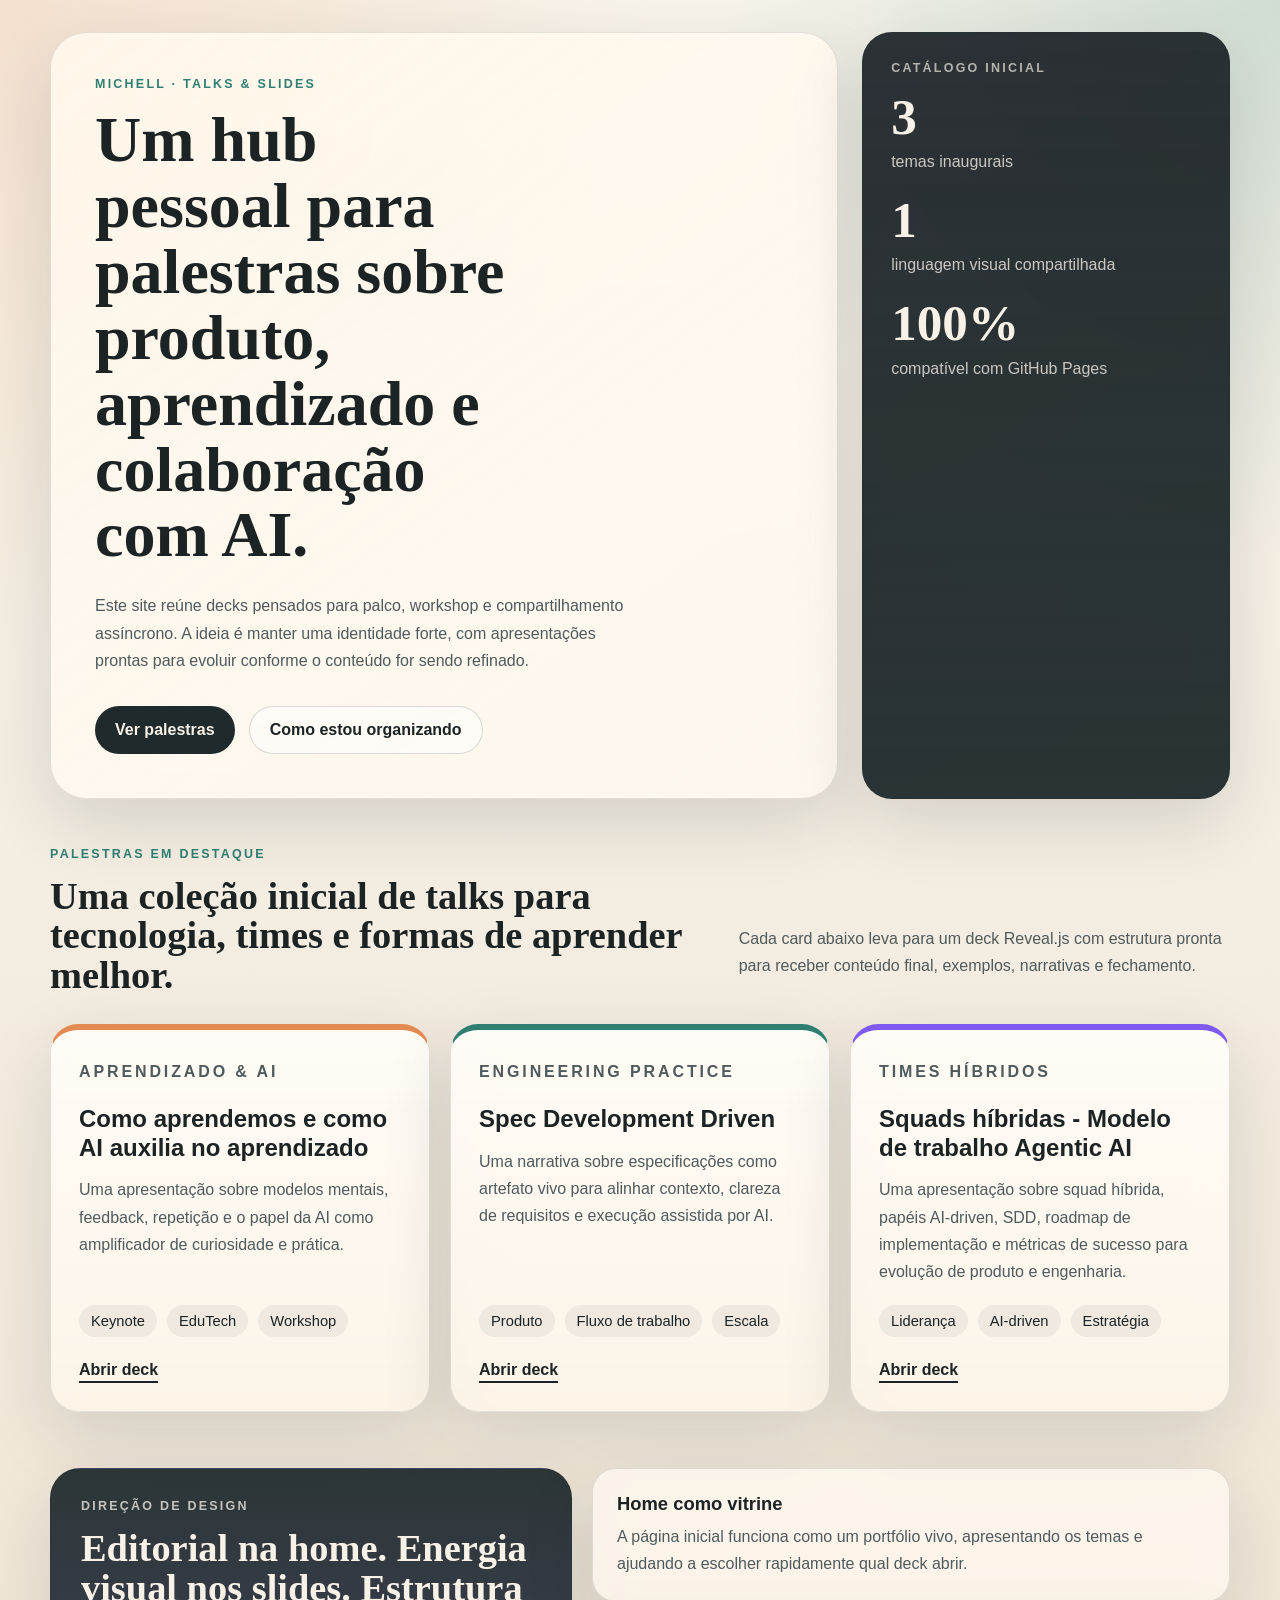
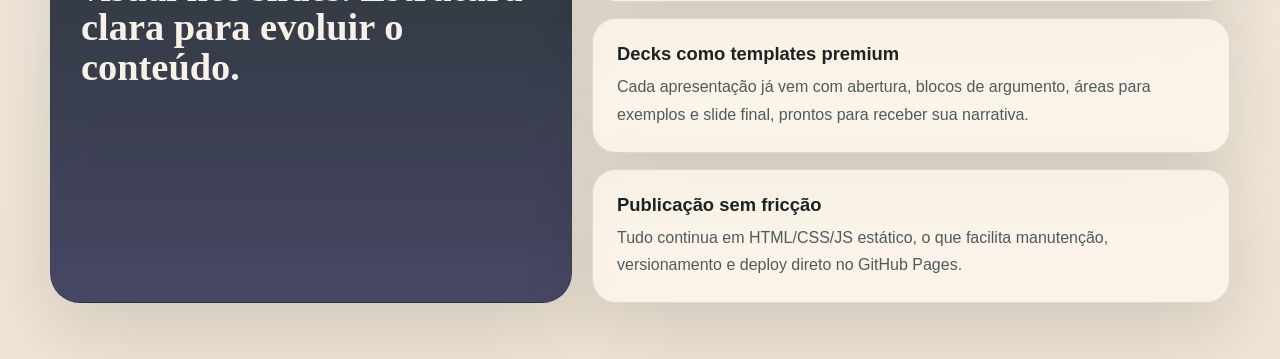
<file: index.html>
<!DOCTYPE html>
<html lang="pt-BR">
<head>
    <meta charset="UTF-8">
    <meta name="viewport" content="width=device-width, initial-scale=1.0">
    <title>Michell | Palestras e Apresentações</title>
    <meta
        name="description"
        content="Site pessoal de Michell com apresentações sobre aprendizado, desenvolvimento guiado por especificações e squads híbridas."
    >
    <link rel="stylesheet" href="site.css">
</head>
<body>
    <div class="page-shell">
        <header class="hero">
            <div class="hero-copy">
                <p class="eyebrow">Michell · Talks & Slides</p>
                <h1>Um hub pessoal para palestras sobre produto, aprendizado e colaboração com AI.</h1>
                <p class="hero-text">
                    Este site reúne decks pensados para palco, workshop e compartilhamento assíncrono.
                    A ideia é manter uma identidade forte, com apresentações prontas para evoluir
                    conforme o conteúdo for sendo refinado.
                </p>
                <div class="hero-actions">
                    <a class="button button-primary" href="#palestras">Ver palestras</a>
                    <a class="button button-secondary" href="#processo">Como estou organizando</a>
                </div>
            </div>
            <aside class="hero-panel" aria-label="Resumo do catálogo">
                <p class="panel-label">Catálogo inicial</p>
                <div class="metric">
                    <strong>3</strong>
                    <span>temas inaugurais</span>
                </div>
                <div class="metric">
                    <strong>1</strong>
                    <span>linguagem visual compartilhada</span>
                </div>
                <div class="metric">
                    <strong>100%</strong>
                    <span>compatível com GitHub Pages</span>
                </div>
            </aside>
        </header>

        <main>
            <section class="section-intro" id="palestras">
                <div>
                    <p class="section-kicker">Palestras em destaque</p>
                    <h2>Uma coleção inicial de talks para tecnologia, times e formas de aprender melhor.</h2>
                </div>
                <p class="section-text">
                    Cada card abaixo leva para um deck Reveal.js com estrutura pronta para receber
                    conteúdo final, exemplos, narrativas e fechamento.
                </p>
            </section>

            <section class="talk-grid">
                <article class="talk-card accent-learning">
                    <p class="talk-type">Aprendizado & AI</p>
                    <h3>Como aprendemos e como AI auxilia no aprendizado</h3>
                    <p>
                        Uma apresentação sobre modelos mentais, feedback, repetição e o papel da AI
                        como amplificador de curiosidade e prática.
                    </p>
                    <ul class="tag-row" aria-label="Metadados da palestra">
                        <li>Keynote</li>
                        <li>EduTech</li>
                        <li>Workshop</li>
                    </ul>
                    <a class="card-link" href="apresentacao-aprendizado.html">Abrir deck</a>
                </article>

                <article class="talk-card accent-spec">
                    <p class="talk-type">Engineering Practice</p>
                    <h3>Spec Development Driven</h3>
                    <p>
                        Uma narrativa sobre especificações como artefato vivo para alinhar contexto,
                        clareza de requisitos e execução assistida por AI.
                    </p>
                    <ul class="tag-row" aria-label="Metadados da palestra">
                        <li>Produto</li>
                        <li>Fluxo de trabalho</li>
                        <li>Escala</li>
                    </ul>
                    <a class="card-link" href="apresentacao-spec.html">Abrir deck</a>
                </article>

                <article class="talk-card accent-squads">
                    <p class="talk-type">Times híbridos</p>
                    <h3>Squads híbridas - Modelo de trabalho Agentic AI</h3>
                    <p>
                        Uma apresentação sobre squad híbrida, papéis AI-driven, SDD, roadmap de implementação
                        e métricas de sucesso para evolução de produto e engenharia.
                    </p>
                    <ul class="tag-row" aria-label="Metadados da palestra">
                        <li>Liderança</li>
                        <li>AI-driven</li>
                        <li>Estratégia</li>
                    </ul>
                    <a class="card-link" href="apresentacao-squad-hibrida-agentic-ai.html">Abrir deck</a>
                </article>
            </section>

            <section class="process-section" id="processo">
                <div class="process-card">
                    <p class="section-kicker">Direção de design</p>
                    <h2>Editorial na home. Energia visual nos slides. Estrutura clara para evoluir o conteúdo.</h2>
                </div>
                <div class="process-list">
                    <article>
                        <h3>Home como vitrine</h3>
                        <p>
                            A página inicial funciona como um portfólio vivo, apresentando os temas e
                            ajudando a escolher rapidamente qual deck abrir.
                        </p>
                    </article>
                    <article>
                        <h3>Decks como templates premium</h3>
                        <p>
                            Cada apresentação já vem com abertura, blocos de argumento, áreas para
                            exemplos e slide final, prontos para receber sua narrativa.
                        </p>
                    </article>
                    <article>
                        <h3>Publicação sem fricção</h3>
                        <p>
                            Tudo continua em HTML/CSS/JS estático, o que facilita manutenção, versionamento
                            e deploy direto no GitHub Pages.
                        </p>
                    </article>
                </div>
            </section>
        </main>
    </div>
</body>
</html>
</file>
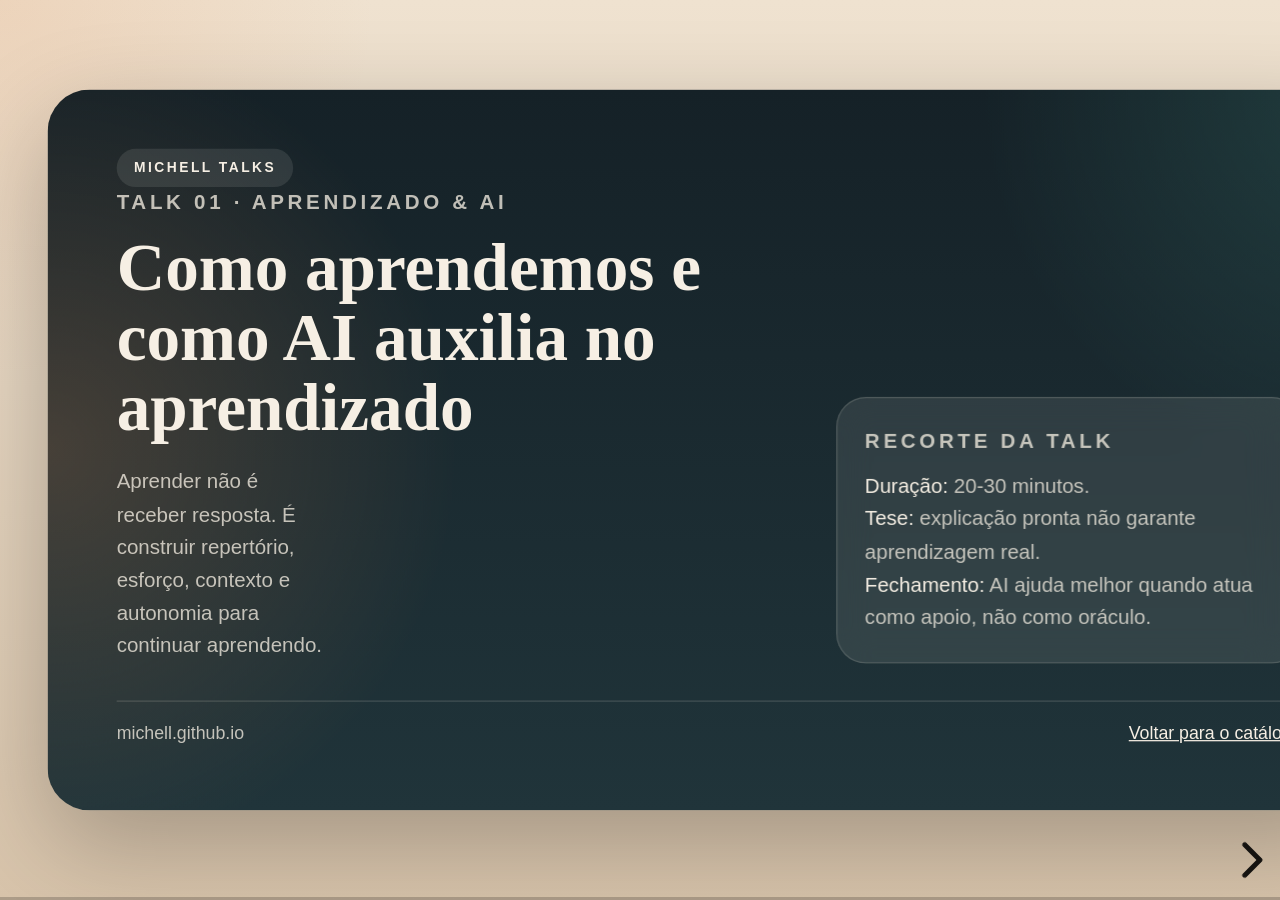
<file: apresentacao-aprendizado.html>
<!doctype html>
<html lang="pt-BR">
<head>
    <meta charset="utf-8">
    <meta name="viewport" content="width=device-width, initial-scale=1.0, maximum-scale=1.0, user-scalable=no">
    <title>Como aprendemos e como AI auxilia no aprendizado</title>
    <link rel="stylesheet" href="reveal/dist/reset.css">
    <link rel="stylesheet" href="reveal/dist/reveal.css">
    <link rel="stylesheet" href="custom.css">
    <link rel="stylesheet" href="reveal/dist/plugin/highlight/monokai.css">
</head>
<body>
<div class="reveal">
<div class="slides">
<section class="cover-slide">
    <span class="deck-mark">Michell Talks</span>
    <div class="cover-grid">
        <div>
            <p class="meta-label">Talk 01 · Aprendizado & AI</p>
            <h1>Como aprendemos e como AI auxilia no aprendizado</h1>
            <p class="cover-lead">
                Aprender não é receber resposta. É construir repertório, esforço,
                contexto e autonomia para continuar aprendendo.
            </p>
        </div>
        <aside class="speaker-card">
            <p class="meta-label">Recorte da talk</p>
            <p><strong>Duração:</strong> 20-30 minutos.</p>
            <p><strong>Tese:</strong> explicação pronta não garante aprendizagem real.</p>
            <p><strong>Fechamento:</strong> AI ajuda melhor quando atua como apoio, não como oráculo.</p>
        </aside>
    </div>
    <div class="footer-line">
        <span>michell.github.io</span>
        <a href="index.html">Voltar para o catálogo</a>
    </div>
</section>

<section>
    <p class="meta-label">Índice</p>
    <h2>O caminho da conversa</h2>
    <div class="agenda-list">
        <div class="agenda-item">
            <strong>01</strong>
            <div>
                <h3>Título e contexto</h3>
                <p>Quem sou eu, por que esse tema importa e qual pergunta guia a palestra.</p>
            </div>
        </div>
        <div class="agenda-item">
            <strong>02</strong>
            <div>
                <h3>Como aprendemos</h3>
                <p>Três lentes para pensar aprendizagem além da resposta pronta.</p>
            </div>
        </div>
        <div class="agenda-item">
            <strong>03</strong>
            <div>
                <h3>Modelo brasileiro</h3>
                <p>O que essas teorias revelam sobre autoridade, erro e autonomia.</p>
            </div>
        </div>
        <div class="agenda-item">
            <strong>04</strong>
            <div>
                <h3>Onde AI ajuda</h3>
                <p>Como usar AI para apoiar construção de conhecimento sem reforçar dependência.</p>
            </div>
        </div>
    </div>
</section>

<section>
    <div class="grid-two">
        <article class="insight-card">
            <p class="meta-label">Quem sou eu</p>
            <h2>Michell</h2>
            <p>
                Trabalho com tecnologia, produto e AI aplicada a times, fluxo de trabalho e aprendizagem.
                Esse tema me interessa porque aprender bem virou uma vantagem competitiva e também uma
                necessidade humana básica em ambientes de mudança constante.
            </p>
        </article>
        <article class="placeholder-block">
            <p class="meta-label">Por que me ouvir</p>
            <h3>O recorte desta fala</h3>
            <p>
                Não é uma aula acadêmica. É uma leitura prática, feita do ponto de vista de quem observa
                pessoas tentando aprender, ensinar, onboardar e tomar decisões em ambientes complexos.
            </p>
            <p>
                A pergunta que guia tudo aqui é simples:
                <strong>por que tantas vezes confundimos explicação com aprendizado?</strong>
            </p>
        </article>
    </div>
</section>

<section class="section-banner">
    <p class="section-label">Transição</p>
    <h2>Se alguém explicou, por que ainda assim tanta gente não aprendeu?</h2>
    <p>A resposta passa menos por inteligência individual e mais por como o aprendizado realmente acontece.</p>
</section>

<section>
    <div class="grid-two">
        <div>
            <p class="meta-label">Teoria 1</p>
            <h2>Contexto natural e maldição do conhecimento</h2>
            <p>
                Aprender do zero é sempre atravessar um terreno sem mapa. O problema é que, quando já
                dominamos um assunto, esquecemos quantas etapas invisíveis foram necessárias para chegar ali.
            </p>
            <p>
                A maldição do conhecimento aparece quando quem sabe muito simplifica demais ou salta
                etapas demais. A explicação parece clara para quem fala, mas continua nebulosa para quem escuta.
            </p>
            <div class="kpi-row">
                <div class="kpi">
                    <strong>Base</strong>
                    <span>Todo aprendizado nasce de repertório parcial, tentativa e contexto.</span>
                </div>
                <div class="kpi">
                    <strong>Risco</strong>
                    <span>Quem domina o tema perde a visão do iniciante.</span>
                </div>
                <div class="kpi">
                    <strong>Efeito</strong>
                    <span>Ensino vira atalho demais e aprendizagem vira frustração.</span>
                </div>
            </div>
        </div>
        <aside class="placeholder-block">
            <p class="meta-label">Implicação prática</p>
            <h3>Se eu quero ensinar melhor</h3>
            <ul>
                <li>Preciso recuperar o caminho, não só entregar a conclusão.</li>
                <li>Preciso mostrar as etapas intermediárias que hoje parecem óbvias.</li>
                <li>Preciso aceitar que clareza para mim não é clareza para o outro.</li>
            </ul>
        </aside>
    </div>
</section>

<section>
    <div class="grid-two">
        <article class="insight-card">
            <p class="meta-label">Teoria 2</p>
            <h2>Carga cognitiva</h2>
            <p>
                Nosso cérebro não processa volume infinito de informação. Quando colocamos conteúdo demais,
                jargão demais e velocidade demais, a mente para de organizar e passa só a sobreviver.
            </p>
            <p>
                Simplificar não é empobrecer. É desenhar uma trilha que respeita o limite de atenção,
                a capacidade de conexão e o tempo necessário para formar significado.
            </p>
        </article>
        <article class="placeholder-block">
            <p class="meta-label">Aplicação</p>
            <h3>Isso vale para aula, onboarding e apresentação</h3>
            <ul>
                <li>Menos conteúdo por vez pode gerar mais retenção.</li>
                <li>Boa sequência importa mais do que quantidade de informação.</li>
                <li>Explicar bem é organizar carga, não despejar conhecimento.</li>
            </ul>
            <p>
                Quando tudo parece importante ao mesmo tempo, nada encontra espaço para ser aprendido.
            </p>
        </article>
    </div>
</section>

<section>
    <div class="grid-two">
        <article class="quote-card">
            <p class="meta-label">Teoria 3</p>
            <blockquote>
                O mito do oráculo é a fantasia de que aprender é encontrar alguém que já tenha a resposta certa.
            </blockquote>
        </article>
        <article class="placeholder-block">
            <p class="meta-label">Crítica cultural aplicada</p>
            <h3>O modelo de aprendizado brasileiro reforça essa lógica</h3>
            <p>
                Em muitos contextos, valorizamos quem responde rápido, quem ocupa o lugar da autoridade
                e quem reproduz a resposta esperada. Errar é punido cedo, perguntar demais pode soar
                inseguro e autonomia raramente é tratada como parte do processo.
            </p>
            <p>
                O resultado é um aprendiz treinado para buscar validação externa, e não para investigar,
                testar, formular hipótese e construir entendimento próprio.
            </p>
        </article>
    </div>
</section>

<section>
    <p class="meta-label">Síntese</p>
    <h2>As três ideias apontam para o mesmo problema</h2>
    <div class="comparison-grid">
        <article>
            <h3>Maldição do conhecimento</h3>
            <p>Quem sabe muito perde a visão de quem está começando.</p>
        </article>
        <article>
            <h3>Carga cognitiva</h3>
            <p>Excesso de informação atrapalha a formação de sentido.</p>
        </article>
        <article>
            <h3>Mito do oráculo</h3>
            <p>Resposta pronta não produz, sozinha, aprendizagem real.</p>
        </article>
        <article>
            <h3>Leitura combinada</h3>
            <p>Aprender exige mediação, ritmo, autonomia e espaço para construir o próprio caminho.</p>
        </article>
    </div>
</section>

<section>
    <p class="meta-label">Fechamento com AI</p>
    <h2>AI ajuda quando reduz fricção sem roubar o processo</h2>
    <div class="grid-two">
        <article class="insight-card">
            <h3>Onde ela ajuda</h3>
            <ul>
                <li>Traduzindo complexidade para diferentes níveis de repertório</li>
                <li>Gerando exemplos, analogias e perguntas</li>
                <li>Simulando diálogo, revisão e prática deliberada</li>
                <li>Reduzindo o custo de começar e iterar</li>
            </ul>
        </article>
        <article class="placeholder-block">
            <h3>Onde ela atrapalha</h3>
            <p>
                Quando a usamos como oráculo, ela reforça exatamente o pior modelo de aprendizagem:
                alguém pergunta, a máquina responde, e a construção interna nunca acontece.
            </p>
            <p>
                AI é mais potente como apoio de raciocínio do que como fábrica de respostas finais.
            </p>
        </article>
    </div>
</section>

<section>
    <p class="meta-label">Mensagem final</p>
    <h2>AI não substitui aprender</h2>
    <div class="grid-two">
        <article class="quote-card">
            <blockquote>
                Ela pode criar melhores condições para aprender, se for usada como apoio de construção
                e não como máquina de respostas finais.
            </blockquote>
        </article>
        <article class="insight-card">
            <h3>Fecho da palestra</h3>
            <p>
                Se queremos formar pessoas mais capazes, precisamos trocar a cultura da resposta certa
                pela cultura da investigação. E, nesse cenário, AI pode ser uma excelente parceira.
            </p>
            <p>
                Não para pensar no nosso lugar, mas para nos ajudar a pensar melhor.
            </p>
        </article>
    </div>
    <div class="footer-line">
        <span>Deck de aprendizado v1</span>
        <span>Use as setas para navegar</span>
    </div>
</section>
</div>
</div>
<script src="reveal/dist/reveal.js"></script>
<script src="reveal/dist/plugin/notes.js"></script>
<script src="reveal/dist/plugin/markdown.js"></script>
<script src="reveal/dist/plugin/highlight.js"></script>
<script>
Reveal.initialize({
    hash: window.location.protocol !== "file:",
    controls: true,
    progress: true,
    center: true,
    transition: "slide",
    plugins: [RevealMarkdown, RevealHighlight, RevealNotes]
});
</script>
</body>
</html>
</file>
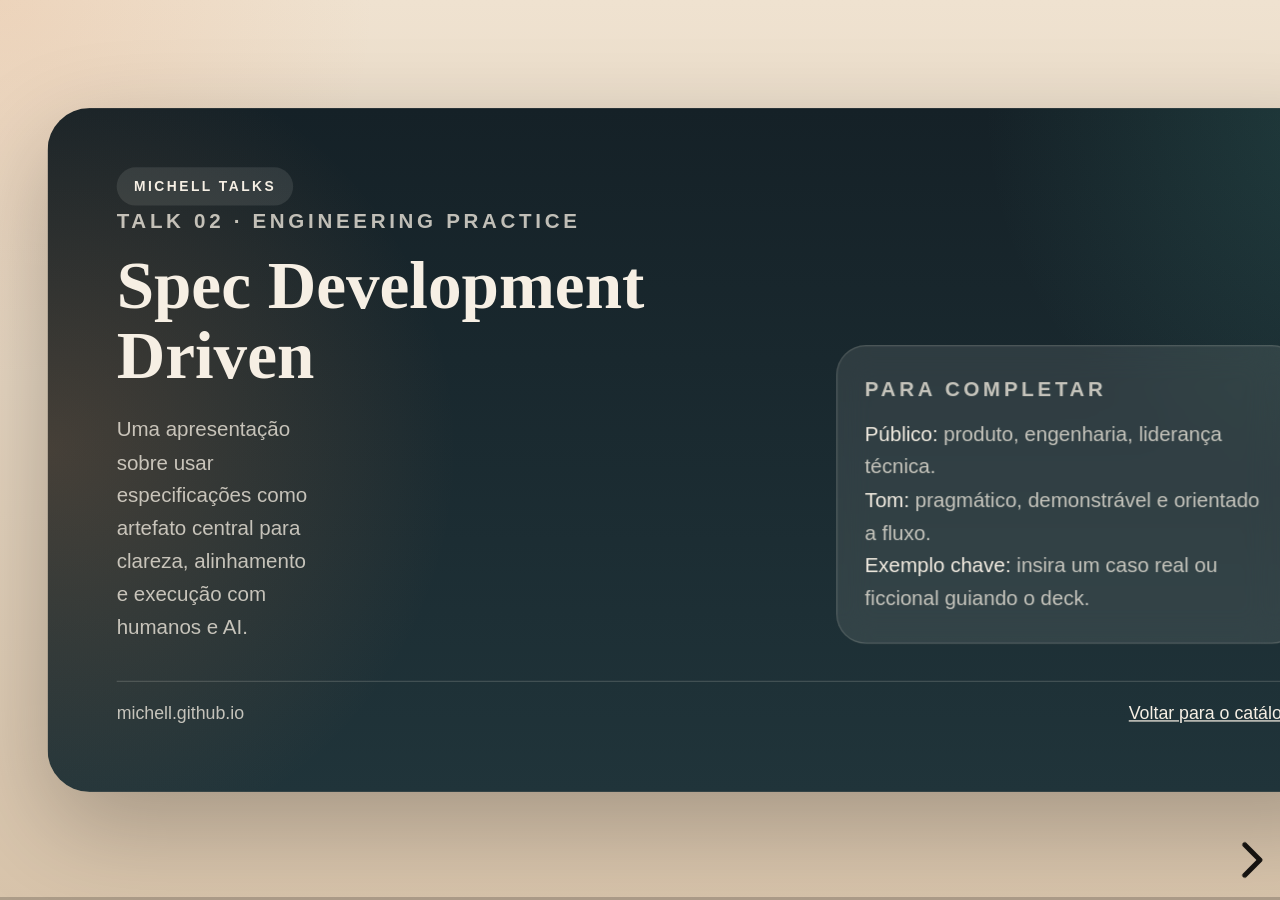
<file: apresentacao-spec.html>
<!doctype html>
<html lang="pt-BR">
<head>
    <meta charset="utf-8">
    <meta name="viewport" content="width=device-width, initial-scale=1.0, maximum-scale=1.0, user-scalable=no">
    <title>Spec Development Driven</title>
    <link rel="stylesheet" href="reveal/dist/reset.css">
    <link rel="stylesheet" href="reveal/dist/reveal.css">
    <link rel="stylesheet" href="custom.css">
    <link rel="stylesheet" href="reveal/dist/plugin/highlight/monokai.css">
</head>
<body>
<div class="reveal">
<div class="slides">
<section class="cover-slide">
    <span class="deck-mark">Michell Talks</span>
    <div class="cover-grid">
        <div>
            <p class="meta-label">Talk 02 · Engineering Practice</p>
            <h1>Spec Development Driven</h1>
            <p class="cover-lead">
                Uma apresentação sobre usar especificações como artefato central
                para clareza, alinhamento e execução com humanos e AI.
            </p>
        </div>
        <aside class="speaker-card">
            <p class="meta-label">Para completar</p>
            <p><strong>Público:</strong> produto, engenharia, liderança técnica.</p>
            <p><strong>Tom:</strong> pragmático, demonstrável e orientado a fluxo.</p>
            <p><strong>Exemplo chave:</strong> insira um caso real ou ficcional guiando o deck.</p>
        </aside>
    </div>
    <div class="footer-line">
        <span>michell.github.io</span>
        <a href="index.html">Voltar para o catálogo</a>
    </div>
</section>

<section class="section-banner">
    <p class="section-label">Ato 1</p>
    <h2>O custo de construir sem contexto compartilhado</h2>
    <p>Abra com sintomas concretos: retrabalho, ambiguidade, backlog difuso e desalinhamento.</p>
</section>

<section>
    <p class="meta-label">Narrativa</p>
    <h2>Da intenção vaga para o fluxo orientado por especificação</h2>
    <div class="three-up">
        <article class="insight-card">
            <h3>Descoberta</h3>
            <p>O problema, o usuário, o contexto e as restrições ficam explícitos.</p>
        </article>
        <article class="insight-card">
            <h3>Alinhamento</h3>
            <p>Time, stakeholders e agentes operam sobre a mesma fonte de verdade.</p>
        </article>
        <article class="insight-card">
            <h3>Execução</h3>
            <p>Tarefas, validação e implementação herdam clareza da especificação.</p>
        </article>
    </div>
</section>

<section>
    <div class="grid-two">
        <div>
            <p class="meta-label">Conceito</p>
            <h2>O que significa ser spec driven</h2>
            <p>
                Use este slide para definir o conceito com sua linguagem. A recomendação
                aqui é combinar definição curta, contraste com o modelo tradicional e
                um benefício percebido rapidamente pela audiência.
            </p>
        </div>
        <aside class="placeholder-block">
            <p class="meta-label">Boas peças para incluir</p>
            <ul>
                <li>Uma frase-manifesto que guie o restante do deck</li>
                <li>Um antes/depois da rotina de um time</li>
                <li>Uma imagem simples do fluxo spec → plan → tasks → code</li>
            </ul>
        </aside>
    </div>
</section>

<section>
    <p class="meta-label">Framework</p>
    <h2>Quatro blocos para operar com clareza</h2>
    <div class="three-up">
        <article class="placeholder-block">
            <h3>Intento</h3>
            <p>Qual mudança queremos produzir e para quem.</p>
        </article>
        <article class="placeholder-block">
            <h3>Contrato</h3>
            <p>Regras, critérios de aceite e evidências de sucesso.</p>
        </article>
        <article class="placeholder-block">
            <h3>Entrega</h3>
            <p>Como transformar especificação em tarefas, prompts e código.</p>
        </article>
    </div>
    <div class="kpi-row">
        <div class="kpi">
            <strong>1</strong>
            <span>Defina o problema com linguagem observável.</span>
        </div>
        <div class="kpi">
            <strong>2</strong>
            <span>Prenda as decisões em artefatos reutilizáveis.</span>
        </div>
        <div class="kpi">
            <strong>3</strong>
            <span>Deixe a implementação herdar o contexto, não inventá-lo.</span>
        </div>
    </div>
</section>

<section>
    <div class="grid-two">
        <article class="quote-card">
            <p class="meta-label">Provocação</p>
            <blockquote>
                Se a especificação é fraca, a velocidade da AI apenas acelera a direção errada.
            </blockquote>
        </article>
        <article class="placeholder-block">
            <p class="meta-label">Exploração</p>
            <h3>Onde AI entra nesse modelo</h3>
            <p>
                Aqui podemos inserir exemplos de agentes gerando plano, tarefas, validações
                e implementação a partir de artefatos bem descritos.
            </p>
        </article>
    </div>
</section>

<section>
    <p class="meta-label">Aplicação em campo</p>
    <h2>Como apresentar um caso prático</h2>
    <div class="grid-two">
        <article class="insight-card">
            <h3>Passo a passo</h3>
            <p>Mostre o fluxo do problema inicial até a entrega com checkpoints claros.</p>
        </article>
        <article class="placeholder-block">
            <h3>Exemplo real</h3>
            <p>Insira aqui seu case, um trecho de spec, um prompt ou um artefato final.</p>
        </article>
    </div>
</section>

<section>
    <p class="meta-label">Fechamento</p>
    <h2>O que a audiência deve levar</h2>
    <div class="three-up">
        <article class="placeholder-block">
            <h3>Mensagem</h3>
            <p>A especificação não é burocracia; é compressão de contexto.</p>
        </article>
        <article class="placeholder-block">
            <h3>Aviso</h3>
            <p>Ferramentas poderosas sem critério reforçam inconsistências existentes.</p>
        </article>
        <article class="placeholder-block">
            <h3>CTA</h3>
            <p>Convide o público a experimentar um fluxo pilotando uma única feature.</p>
        </article>
    </div>
</section>
</div>
</div>
<script src="reveal/dist/reveal.js"></script>
<script src="reveal/dist/plugin/notes.js"></script>
<script src="reveal/dist/plugin/markdown.js"></script>
<script src="reveal/dist/plugin/highlight.js"></script>
<script>
Reveal.initialize({
    hash: window.location.protocol !== "file:",
    controls: true,
    progress: true,
    center: true,
    transition: "slide",
    plugins: [RevealMarkdown, RevealHighlight, RevealNotes]
});
</script>
</body>
</html>
</file>
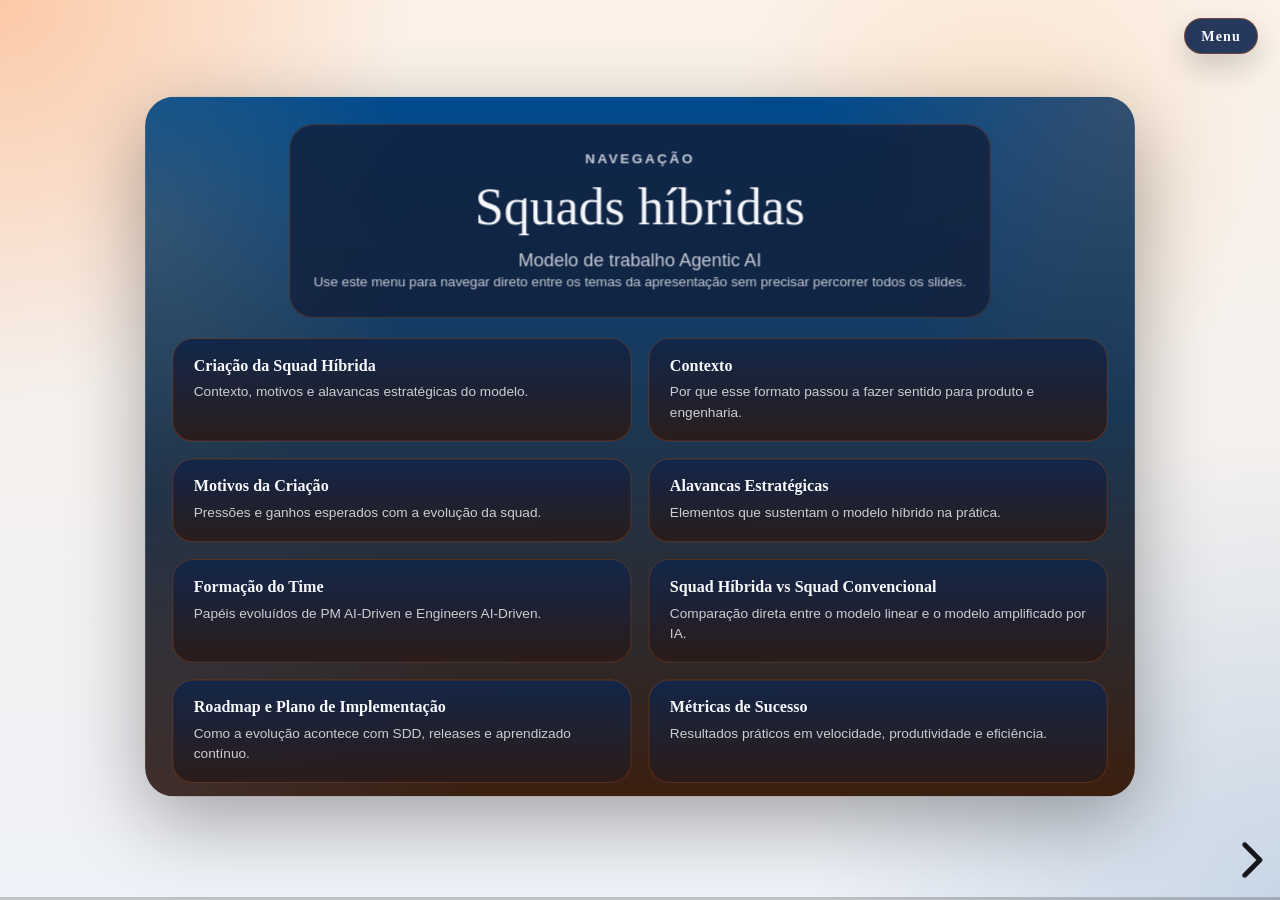
<file: apresentacao-squad-hibrida-agentic-ai.html>
<!doctype html>
<html lang="pt-BR">
<head>
    <meta charset="utf-8">
    <meta name="viewport" content="width=device-width, initial-scale=1.0, maximum-scale=1.0, user-scalable=no">
    <title>Squads híbridas - Modelo de trabalho Agentic AI</title>
    <link rel="stylesheet" href="reveal/dist/reset.css">
    <link rel="stylesheet" href="reveal/dist/reveal.css">
    <style>
        :root {
            --bg-base: #3b1f0f;
            --bg-deep: #004b8d;
            --panel: rgba(18, 31, 58, 0.8);
            --panel-strong: rgba(22, 39, 72, 0.9);
            --border: rgba(255, 98, 0, 0.28);
            --text: #f7f8fc;
            --text-soft: rgba(247, 248, 252, 0.8);
            --accent: #ff6200;
            --accent-strong: #ffb26b;
            --shadow: 0 28px 90px rgba(0, 0, 0, 0.33);
            --deck-max-width: 1160px;
        }

        html,
        body {
            width: 100%;
            height: 100%;
            overflow: hidden;
        }

        *,
        *::before,
        *::after {
            box-sizing: border-box;
        }

        .reveal {
            width: 100vw;
            height: 100vh;
            font-family: "Aptos", "Segoe UI", sans-serif;
            color: var(--text);
        }

        .reveal .backgrounds {
            background:
                radial-gradient(circle at top left, rgba(255, 98, 0, 0.28), transparent 26%),
                radial-gradient(circle at 78% 18%, rgba(255, 157, 64, 0.18), transparent 22%),
                radial-gradient(circle at bottom right, rgba(0, 75, 141, 0.16), transparent 30%),
                linear-gradient(180deg, #fbf1e7 0%, #eef1f7 100%);
        }

        .reveal .slides {
            width: 100%;
            height: 100%;
            text-align: left;
        }

        .reveal .slides section {
            display: flex !important;
            align-items: stretch;
            justify-content: center;
            width: 100%;
            height: 100%;
            padding: 36px 40px 44px;
            box-sizing: border-box;
            background: transparent;
        }

        .reveal h1,
        .reveal h2,
        .reveal h3 {
            margin: 0 0 16px;
            color: var(--text);
            font-family: Georgia, "Times New Roman", serif;
            line-height: 1.04;
            text-transform: none;
        }

        .reveal h1 {
            font-size: clamp(2.8rem, 5vw, 3.8rem);
        }

        .reveal h2 {
            font-size: clamp(2rem, 3.4vw, 2.5rem);
        }

        .reveal h3 {
            font-size: clamp(1.02rem, 1.7vw, 1.28rem);
        }

        .reveal p,
        .reveal li {
            color: var(--text-soft);
            font-size: clamp(0.92rem, 1.25vw, 1.04rem);
            line-height: 1.52;
        }

        .slide-shell,
        .hero-grid,
        .split-grid,
        .motives-grid,
        .levers-grid,
        .team-grid,
        .team-points,
        .sdd-grid,
        .sdd-list,
        .sdd-timeline,
        .menu-grid {
            display: grid;
            gap: 20px;
        }

        .deck-menu-button {
            position: fixed;
            top: 18px;
            right: 22px;
            z-index: 30;
            display: inline-flex;
            align-items: center;
            justify-content: center;
            padding: 10px 16px;
            border: 1px solid rgba(255, 98, 0, 0.34);
            border-radius: 999px;
            background: rgba(8, 30, 73, 0.88);
            color: var(--text);
            text-decoration: none;
            font-size: 0.88rem;
            font-weight: 700;
            letter-spacing: 0.08em;
            backdrop-filter: blur(12px);
            box-shadow: 0 12px 30px rgba(0, 0, 0, 0.18);
            transition: transform 180ms ease, border-color 180ms ease, background-color 180ms ease;
        }

        .deck-menu-button:hover {
            transform: translateY(-2px);
            border-color: rgba(255, 98, 0, 0.68);
            background: rgba(0, 59, 142, 0.96);
        }

        .deck-menu-button:focus-visible {
            outline: 2px solid rgba(255, 98, 0, 0.96);
            outline-offset: 3px;
            border-color: rgba(255, 98, 0, 0.8);
        }

        .slide-shell {
            width: min(100%, var(--deck-max-width));
            height: 100%;
            min-height: 0;
            align-content: start;
            margin: 0 auto;
            padding: 32px;
            max-height: none;
            overflow-y: auto;
            overscroll-behavior: contain;
            border-radius: 34px;
            background:
                radial-gradient(circle at top right, rgba(255, 98, 0, 0.2), transparent 26%),
                radial-gradient(circle at left 18%, rgba(255, 179, 107, 0.16), transparent 24%),
                radial-gradient(circle at bottom left, rgba(92, 139, 214, 0.14), transparent 28%),
                linear-gradient(180deg, var(--bg-deep) 0%, var(--bg-base) 100%);
            box-shadow: var(--shadow);
            scrollbar-width: thin;
            scrollbar-color: rgba(255, 98, 0, 0.45) rgba(255, 255, 255, 0.05);
        }

        .slide-shell::-webkit-scrollbar {
            width: 10px;
        }

        .slide-shell::-webkit-scrollbar-track {
            background: rgba(255, 255, 255, 0.04);
            border-radius: 999px;
        }

        .slide-shell::-webkit-scrollbar-thumb {
            background: rgba(255, 98, 0, 0.38);
            border-radius: 999px;
            border: 2px solid rgba(7, 17, 26, 0.12);
        }

        .slide-shell::-webkit-scrollbar-thumb:hover {
            background: rgba(255, 98, 0, 0.54);
        }

        .slide-shell > * {
            min-width: 0;
        }

        .hero-panel,
        .content-panel,
        .motive-card,
        .lever-card,
        .hero-side,
        .team-card {
            border: 1px solid var(--border);
            border-radius: 28px;
            background: var(--panel);
            backdrop-filter: blur(14px);
        }

        .hero-panel,
        .content-panel {
            padding: 28px;
        }

        .hero-panel {
            position: relative;
            overflow: hidden;
            animation: heroFade 900ms ease both;
        }

        .hero-panel::after {
            content: "";
            position: absolute;
            right: -4%;
            bottom: -20%;
            width: 280px;
            height: 280px;
            border-radius: 50%;
            background: radial-gradient(circle, rgba(255, 98, 0, 0.2), transparent 70%);
            pointer-events: none;
        }

        .eyebrow {
            margin: 0 0 12px;
            color: var(--accent);
            text-transform: uppercase;
            letter-spacing: 0.18em;
            font-size: 0.72rem;
            font-weight: 700;
        }

        .hero-grid {
            grid-template-columns: minmax(0, 1.25fr) minmax(300px, 0.75fr);
            align-items: end;
        }

        .hero-title {
            max-width: 11ch;
        }

        .hero-subtitle {
            max-width: 28ch;
            margin-bottom: 0;
            color: var(--text);
            font-size: clamp(1.04rem, 1.8vw, 1.34rem) !important;
            line-height: 1.34 !important;
        }

        .hero-side {
            padding: 20px;
            background: linear-gradient(180deg, rgba(255, 98, 0, 0.18), rgba(255, 179, 107, 0.08));
        }

        .hero-side strong {
            display: block;
            margin-bottom: 8px;
            color: var(--text);
            font-size: 1rem;
        }

        .split-grid,
        .team-grid {
            grid-template-columns: repeat(2, minmax(0, 1fr));
            align-items: stretch;
        }

        .motives-grid {
            grid-template-columns: repeat(5, minmax(0, 1fr));
        }

        .levers-grid {
            grid-template-columns: repeat(3, minmax(0, 1fr));
        }

        .motive-card,
        .lever-card {
            min-height: 152px;
            padding: 20px;
            background: var(--panel-strong);
            transition: transform 220ms ease, border-color 220ms ease, box-shadow 220ms ease, background-color 220ms ease;
        }

        .motive-card:hover,
        .lever-card:hover {
            transform: translateY(-4px);
            border-color: rgba(255, 98, 0, 0.42);
            background: rgba(8, 39, 97, 0.98);
            box-shadow: 0 18px 42px rgba(0, 0, 0, 0.22);
        }

        .card-number {
            display: inline-flex;
            margin-bottom: 12px;
            color: var(--accent-strong);
            font-size: 0.78rem;
            font-weight: 700;
            letter-spacing: 0.18em;
        }

        .motive-card p,
        .lever-card p,
        .hero-side p,
        .team-point p {
            margin: 0;
        }

        .center-intro {
            max-width: 880px;
            margin: 0 auto;
            text-align: center;
        }

        .center-intro .hero-subtitle {
            max-width: none;
        }

        .menu-slide .slide-shell {
            gap: 24px;
        }

        .menu-grid {
            grid-template-columns: repeat(2, minmax(0, 1fr));
            align-items: stretch;
        }

        .menu-link {
            display: block;
            padding: 22px 24px;
            border: 1px solid var(--border);
            border-radius: 24px;
            background: linear-gradient(180deg, rgba(18, 38, 74, 0.96), rgba(43, 27, 24, 0.92));
            color: inherit;
            text-decoration: none;
            transition: transform 220ms ease, border-color 220ms ease, box-shadow 220ms ease;
        }

        .menu-link:hover {
            transform: translateY(-4px);
            border-color: rgba(255, 98, 0, 0.48);
            box-shadow: 0 18px 42px rgba(0, 0, 0, 0.2);
        }

        .menu-link:focus-visible {
            outline: 2px solid rgba(255, 98, 0, 0.96);
            outline-offset: 4px;
            border-color: rgba(255, 98, 0, 0.8);
            transform: translateY(-2px);
            box-shadow: 0 18px 42px rgba(0, 0, 0, 0.2);
        }

        .menu-link strong {
            display: block;
            margin-bottom: 10px;
            color: var(--text);
            font-size: 1.18rem;
            font-family: Georgia, "Times New Roman", serif;
            font-weight: 700;
        }

        .menu-link span {
            display: block;
            color: var(--text-soft);
            line-height: 1.45;
        }

        .team-card {
            padding: 24px;
            background: linear-gradient(180deg, rgba(16, 37, 72, 0.96), rgba(44, 28, 25, 0.92));
        }

        .team-card h3 {
            margin-bottom: 10px;
        }

        .team-card > p {
            margin-top: 0;
        }

        .team-points {
            margin-top: 18px;
            gap: 12px;
        }

        .team-point {
            display: grid;
            grid-template-columns: 22px minmax(0, 1fr);
            gap: 12px;
            align-items: start;
            padding: 14px 0 0;
            border-top: 1px solid rgba(239, 246, 242, 0.08);
        }

        .team-point span {
            color: var(--accent-strong);
            font-size: 0.82rem;
            font-weight: 700;
            letter-spacing: 0.14em;
        }

        .team-callout {
            padding: 22px 26px;
            border: 1px solid rgba(255, 98, 0, 0.22);
            border-radius: 24px;
            background: linear-gradient(135deg, rgba(255, 98, 0, 0.14), rgba(92, 139, 214, 0.08));
            box-shadow: inset 0 1px 0 rgba(255, 255, 255, 0.03);
        }

        .team-callout p {
            margin: 0;
            color: var(--text);
            font-size: 1.08rem;
            line-height: 1.5;
        }

        .levers-slide .content-panel {
            padding: 24px;
        }

        .levers-slide h2 {
            font-size: clamp(1.7rem, 2.9vw, 2.18rem);
        }

        .levers-slide .levers-grid {
            grid-template-columns: repeat(4, minmax(0, 1fr));
            gap: 16px;
        }

        .levers-slide .lever-card {
            min-height: 124px;
            padding: 18px;
        }

        .levers-slide .lever-card p {
            font-size: 0.96rem;
            line-height: 1.42;
        }

        .team-slide .slide-shell {
            gap: 14px;
            padding: 24px;
        }

        .team-slide .content-panel.center-intro {
            padding: 20px 22px;
        }

        .team-slide h2 {
            font-size: 2.02rem;
        }

        .team-slide .hero-subtitle {
            font-size: 1.08rem !important;
        }

        .team-slide .team-card {
            padding: 18px;
        }

        .team-slide .team-card h3 {
            font-size: 0.96rem;
            line-height: 1.15;
        }

        .team-slide .team-card > p {
            font-size: 0.9rem;
            line-height: 1.38;
        }

        .team-slide .team-points {
            margin-top: 12px;
            gap: 6px;
        }

        .team-slide .team-point {
            padding-top: 8px;
        }

        .team-slide .team-point p {
            font-size: 0.88rem;
            line-height: 1.28;
        }

        .team-inline-callout {
            margin-top: 14px;
            padding: 14px 16px;
            border: 1px solid rgba(255, 98, 0, 0.22);
            border-radius: 18px;
            background: linear-gradient(135deg, rgba(255, 98, 0, 0.12), rgba(92, 139, 214, 0.06));
        }

        .team-inline-callout p {
            margin: 0;
            color: var(--text);
            font-size: 0.92rem;
            line-height: 1.32;
        }

        .sdd-slide .slide-shell {
            gap: 18px;
            padding: 28px;
        }

        .compare-slide .slide-shell {
            gap: 20px;
        }

        .compare-slide .content-panel {
            padding: 24px;
        }

        .compare-slide .hero-subtitle {
            max-width: 34ch;
            margin-left: auto;
            margin-right: auto;
        }

        .comparison-board {
            display: grid;
            grid-template-columns: minmax(0, 0.92fr) minmax(0, 1.08fr);
            gap: 18px;
            align-items: start;
        }

        .comparison-column {
            border: 1px solid var(--border);
            border-radius: 28px;
            padding: 22px;
            background: linear-gradient(180deg, rgba(18, 38, 74, 0.96), rgba(40, 27, 26, 0.92));
        }

        .comparison-column h3 {
            margin-bottom: 16px;
        }

        .comparison-column.is-hybrid {
            border-color: rgba(255, 98, 0, 0.34);
            background:
                radial-gradient(circle at top right, rgba(255, 98, 0, 0.22), transparent 28%),
                radial-gradient(circle at bottom left, rgba(255, 179, 107, 0.12), transparent 24%),
                linear-gradient(180deg, rgba(8, 56, 121, 0.98), rgba(62, 31, 18, 0.94));
            box-shadow: 0 22px 44px rgba(255, 98, 0, 0.08);
        }

        .comparison-list {
            display: grid;
            gap: 10px;
        }

        .comparison-row {
            display: grid;
            grid-template-columns: minmax(110px, 0.42fr) minmax(0, 1fr);
            gap: 12px;
            align-items: start;
            padding-top: 12px;
            border-top: 1px solid rgba(239, 246, 242, 0.08);
        }

        .comparison-row:first-child {
            border-top: 0;
            padding-top: 0;
        }

        .comparison-label {
            color: var(--accent-strong);
            font-size: 0.8rem;
            font-weight: 700;
            letter-spacing: 0.12em;
            text-transform: uppercase;
        }

        .comparison-row p {
            margin: 0;
        }

        .compare-skills {
            display: grid;
            grid-template-columns: repeat(5, minmax(0, 1fr));
            gap: 14px;
        }

        .skill-card {
            min-height: 122px;
            padding: 18px;
            border: 1px solid rgba(255, 98, 0, 0.18);
            border-radius: 22px;
            background: linear-gradient(180deg, rgba(11, 53, 113, 0.96), rgba(59, 32, 22, 0.92));
            box-shadow: inset 0 1px 0 rgba(255, 255, 255, 0.03);
            transition: transform 220ms ease, border-color 220ms ease, box-shadow 220ms ease;
        }

        .skill-card:hover {
            transform: translateY(-4px);
            border-color: rgba(255, 98, 0, 0.42);
            box-shadow: 0 18px 38px rgba(255, 98, 0, 0.08);
        }

        .skill-card p {
            margin: 0;
            color: var(--text);
            line-height: 1.4;
        }

        .metrics-slide .slide-shell {
            gap: 20px;
        }

        .metrics-highlight {
            display: grid;
            grid-template-columns: minmax(210px, 0.72fr) minmax(0, 1.28fr);
            gap: 18px;
            align-items: stretch;
        }

        .metric-number-card,
        .metric-case-card,
        .metric-tile {
            border: 1px solid var(--border);
            border-radius: 28px;
            background: linear-gradient(180deg, rgba(15, 33, 47, 0.96), rgba(11, 26, 37, 0.92));
        }

        .metric-number-card {
            display: grid;
            align-content: center;
            justify-items: center;
            min-height: 220px;
            padding: 26px;
            text-align: center;
            border-color: rgba(255, 98, 0, 0.3);
            background:
                radial-gradient(circle at top, rgba(255, 98, 0, 0.24), transparent 34%),
                radial-gradient(circle at bottom left, rgba(255, 179, 107, 0.12), transparent 24%),
                linear-gradient(180deg, rgba(14, 61, 128, 0.98), rgba(68, 34, 20, 0.94));
            box-shadow: 0 22px 46px rgba(255, 98, 0, 0.08);
        }

        .metric-number {
            margin: 0;
            color: var(--text);
            font-family: Georgia, "Times New Roman", serif;
            font-size: clamp(4rem, 10vw, 6.4rem);
            line-height: 0.95;
        }

        .metric-number-caption {
            margin: 10px 0 0;
            color: var(--accent-strong);
            font-size: 0.9rem;
            font-weight: 700;
            letter-spacing: 0.14em;
            text-transform: uppercase;
        }

        .metric-case-card {
            padding: 24px;
        }

        .metric-case-card h3 {
            margin-bottom: 10px;
        }

        .metric-case-card > p {
            margin-top: 0;
        }

        .metric-bullets {
            display: grid;
            gap: 10px;
            margin-top: 18px;
        }

        .metric-bullet {
            display: grid;
            grid-template-columns: 18px minmax(0, 1fr);
            gap: 10px;
            align-items: start;
            padding-top: 10px;
            border-top: 1px solid rgba(239, 246, 242, 0.08);
        }

        .metric-bullet:first-child {
            padding-top: 0;
            border-top: 0;
        }

        .metric-bullet span {
            color: var(--accent-strong);
            font-size: 1rem;
            line-height: 1;
        }

        .metric-bullet p {
            margin: 0;
        }

        .metrics-grid {
            display: grid;
            grid-template-columns: repeat(5, minmax(0, 1fr));
            gap: 14px;
        }

        .metric-tile {
            min-height: 138px;
            padding: 18px;
            transition: transform 220ms ease, border-color 220ms ease, box-shadow 220ms ease;
        }

        .metric-tile:hover {
            transform: translateY(-4px);
            border-color: rgba(255, 98, 0, 0.4);
            box-shadow: 0 18px 38px rgba(255, 98, 0, 0.08);
        }

        .metric-tile strong {
            display: block;
            margin-bottom: 10px;
            color: var(--text);
            font-family: Georgia, "Times New Roman", serif;
            font-size: 1.08rem;
        }

        .metric-tile p {
            margin: 0;
        }

        .measurement-panel {
            padding: 20px 22px;
            border: 1px solid rgba(255, 98, 0, 0.24);
            border-radius: 26px;
            background: linear-gradient(135deg, rgba(255, 98, 0, 0.14), rgba(92, 139, 214, 0.08));
            box-shadow: 0 18px 38px rgba(255, 98, 0, 0.06);
        }

        .measurement-items {
            display: grid;
            grid-template-columns: repeat(3, minmax(0, 1fr));
            gap: 14px;
        }

        .measurement-item {
            padding-top: 10px;
            border-top: 1px solid rgba(247, 248, 252, 0.12);
        }

        .measurement-item:first-child {
            border-top: 0;
            padding-top: 0;
        }

        .measurement-item strong {
            display: block;
            margin-bottom: 8px;
            color: var(--text);
            font-size: 0.98rem;
        }

        .measurement-item p {
            margin: 0;
        }

        .roadmap-slide .slide-shell {
            gap: 20px;
        }

        .roadmap-cycle {
            display: grid;
            grid-template-columns: repeat(4, minmax(0, 1fr));
            gap: 14px;
        }

        .cycle-step {
            min-height: 148px;
            padding: 18px;
            border: 1px solid var(--border);
            border-radius: 24px;
            background: linear-gradient(180deg, rgba(15, 47, 97, 0.96), rgba(58, 33, 24, 0.9));
            transition: transform 220ms ease, border-color 220ms ease, box-shadow 220ms ease;
        }

        .cycle-step:hover {
            transform: translateY(-4px);
            border-color: rgba(255, 98, 0, 0.4);
            box-shadow: 0 18px 36px rgba(255, 98, 0, 0.08);
        }

        .cycle-step strong {
            display: block;
            margin-bottom: 10px;
            color: var(--accent-strong);
            font-size: 0.84rem;
            font-weight: 700;
            letter-spacing: 0.12em;
            text-transform: uppercase;
        }

        .cycle-step p {
            margin: 0;
            color: var(--text);
            font-family: Georgia, "Times New Roman", serif;
            font-size: 1.18rem;
            line-height: 1.2;
        }

        .roadmap-timeline {
            display: grid;
            grid-template-columns: repeat(2, minmax(0, 1fr));
            gap: 18px;
        }

        .release-card {
            padding: 22px;
            border: 1px solid var(--border);
            border-radius: 28px;
            background: linear-gradient(180deg, rgba(17, 39, 76, 0.96), rgba(41, 27, 26, 0.92));
        }

        .release-card.is-next {
            border-color: rgba(255, 98, 0, 0.34);
            background:
                radial-gradient(circle at top right, rgba(255, 98, 0, 0.16), transparent 28%),
                linear-gradient(180deg, rgba(9, 60, 128, 0.96), rgba(62, 31, 18, 0.92));
        }

        .release-header {
            display: grid;
            gap: 8px;
            margin-bottom: 16px;
        }

        .release-badge {
            display: inline-flex;
            width: fit-content;
            padding: 7px 12px;
            border-radius: 999px;
            background: rgba(255, 98, 0, 0.12);
            color: var(--accent-strong);
            font-size: 0.8rem;
            font-weight: 700;
            letter-spacing: 0.1em;
            text-transform: uppercase;
        }

        .release-card h3 {
            margin-bottom: 0;
        }

        .release-focus {
            color: var(--text);
            font-size: 1rem;
            font-weight: 700;
        }

        .release-group {
            margin-top: 16px;
        }

        .release-group strong {
            display: block;
            margin-bottom: 10px;
            color: var(--accent-strong);
            font-size: 0.8rem;
            letter-spacing: 0.12em;
            text-transform: uppercase;
        }

        .release-actions {
            display: grid;
            gap: 10px;
        }

        .release-action {
            display: grid;
            grid-template-columns: 18px minmax(0, 1fr);
            gap: 10px;
            align-items: start;
            padding-top: 10px;
            border-top: 1px solid rgba(239, 246, 242, 0.08);
        }

        .release-action:first-child {
            padding-top: 0;
            border-top: 0;
        }

        .release-action span {
            color: var(--accent-strong);
            font-size: 1rem;
            line-height: 1;
        }

        .release-action p,
        .release-result {
            margin: 0;
        }

        .sdd-slide h2 {
            font-size: clamp(1.76rem, 3vw, 2.32rem);
        }

        .sdd-grid {
            grid-template-columns: 1.15fr 0.85fr;
            align-items: start;
        }

        .sdd-definition,
        .sdd-application,
        .sdd-callout {
            border: 1px solid var(--border);
            border-radius: 28px;
            background: linear-gradient(180deg, rgba(17, 39, 76, 0.96), rgba(41, 27, 26, 0.92));
            backdrop-filter: blur(14px);
        }

        .sdd-definition,
        .sdd-application {
            padding: 24px;
        }

        .sdd-definition h3,
        .sdd-application h3 {
            margin-bottom: 12px;
        }

        .sdd-list {
            gap: 10px;
        }

        .sdd-item {
            display: grid;
            grid-template-columns: 22px minmax(0, 1fr);
            gap: 12px;
            align-items: start;
            padding: 12px 0 0;
            border-top: 1px solid rgba(239, 246, 242, 0.08);
        }

        .sdd-item span,
        .timeline-step span {
            color: var(--accent-strong);
            font-size: 0.82rem;
            font-weight: 700;
            letter-spacing: 0.14em;
        }

        .sdd-item p,
        .timeline-step p {
            margin: 0;
        }

        .sdd-timeline {
            gap: 0;
        }

        .timeline-step {
            display: grid;
            grid-template-columns: 36px minmax(0, 1fr);
            gap: 14px;
            align-items: start;
            padding: 14px 0;
            border-top: 1px solid rgba(239, 246, 242, 0.08);
        }

        .timeline-step:first-child {
            border-top: 0;
            padding-top: 2px;
        }

        .timeline-step span {
            display: inline-flex;
            align-items: center;
            justify-content: center;
            width: 36px;
            height: 36px;
            border-radius: 50%;
            background: rgba(126, 214, 193, 0.12);
        }

        .timeline-step p {
            padding-top: 4px;
            line-height: 1.4;
        }

        .sdd-callout {
            padding: 22px 24px;
            border-color: rgba(255, 98, 0, 0.28);
            background: linear-gradient(135deg, rgba(255, 98, 0, 0.14), rgba(92, 139, 214, 0.08));
            box-shadow: 0 18px 40px rgba(255, 98, 0, 0.08);
        }

        .sdd-callout p {
            margin: 0;
            color: var(--text);
            font-size: 1rem;
            line-height: 1.48;
        }

        .sdd-callout p + p {
            margin-top: 12px;
        }

        .fragment.pause-block.visible {
            animation: pauseReveal 260ms ease both;
        }

        .fragment.fade-up-stagger.visible {
            animation: fadeUp 520ms ease both;
        }

        .fragment.fade-left-soft.visible {
            animation: fadeLeftSoft 480ms ease both;
        }

        .fragment.fade-right-soft.visible {
            animation: fadeRightSoft 480ms ease both;
        }

        .fragment.callout-glow.visible {
            animation: calloutGlow 520ms ease both;
        }

        @keyframes heroFade {
            from {
                opacity: 0;
                transform: translateY(22px);
            }
            to {
                opacity: 1;
                transform: translateY(0);
            }
        }

        @keyframes pauseReveal {
            from { opacity: 0; }
            to { opacity: 1; }
        }

        @keyframes fadeUp {
            from {
                opacity: 0;
                transform: translateY(18px);
            }
            to {
                opacity: 1;
                transform: translateY(0);
            }
        }

        @keyframes fadeLeftSoft {
            from {
                opacity: 0;
                transform: translateX(-22px);
            }
            to {
                opacity: 1;
                transform: translateX(0);
            }
        }

        @keyframes fadeRightSoft {
            from {
                opacity: 0;
                transform: translateX(22px);
            }
            to {
                opacity: 1;
                transform: translateX(0);
            }
        }

        @keyframes calloutGlow {
            from {
                opacity: 0;
                transform: translateY(14px);
                box-shadow: 0 0 0 rgba(255, 98, 0, 0);
            }
            to {
                opacity: 1;
                transform: translateY(0);
                box-shadow: 0 18px 40px rgba(255, 98, 0, 0.08);
            }
        }

        @media (max-width: 1180px) {
            .reveal .slides section {
                padding: 24px 24px 30px;
            }

            .slide-shell {
                padding: 24px;
            }

            .hero-grid,
            .split-grid,
            .motives-grid,
            .levers-grid,
            .team-grid,
            .sdd-grid,
            .menu-grid,
            .comparison-board,
            .compare-skills,
            .metrics-highlight,
            .metrics-grid,
            .roadmap-cycle,
            .roadmap-timeline,
            .measurement-items {
                grid-template-columns: 1fr;
            }

            .hero-title,
            .hero-subtitle {
                max-width: none;
            }

            .comparison-row {
                grid-template-columns: 1fr;
                gap: 6px;
            }

            .motive-card,
            .lever-card,
            .skill-card {
                min-height: auto;
            }
        }
    </style>
</head>
<body>
<a class="deck-menu-button" href="#menu" data-target="menu">Menu</a>
<div class="reveal">
    <div class="slides">
        <section class="menu-slide" id="menu">
            <div class="slide-shell">
                <article class="content-panel center-intro">
                    <p class="eyebrow">Navegação</p>
                    <h1>Squads híbridas</h1>
                    <p class="hero-subtitle">Modelo de trabalho Agentic AI</p>
                    <p>Use este menu para navegar direto entre os temas da apresentação sem precisar percorrer todos os slides.</p>
                </article>

                <div class="menu-grid">
                    <a class="menu-link" href="#criacao-squad" data-target="criacao-squad">
                        <strong>Criação da Squad Híbrida</strong>
                        <span>Contexto, motivos e alavancas estratégicas do modelo.</span>
                    </a>
                    <a class="menu-link" href="#contexto-modelo" data-target="contexto-modelo">
                        <strong>Contexto</strong>
                        <span>Por que esse formato passou a fazer sentido para produto e engenharia.</span>
                    </a>
                    <a class="menu-link" href="#motivos-criacao" data-target="motivos-criacao">
                        <strong>Motivos da Criação</strong>
                        <span>Pressões e ganhos esperados com a evolução da squad.</span>
                    </a>
                    <a class="menu-link" href="#alavancas-estrategicas" data-target="alavancas-estrategicas">
                        <strong>Alavancas Estratégicas</strong>
                        <span>Elementos que sustentam o modelo híbrido na prática.</span>
                    </a>
                    <a class="menu-link" href="#formacao-time" data-target="formacao-time">
                        <strong>Formação do Time</strong>
                        <span>Papéis evoluídos de PM AI-Driven e Engineers AI-Driven.</span>
                    </a>
                    <a class="menu-link" href="#comparacao-squads" data-target="comparacao-squads">
                        <strong>Squad Híbrida vs Squad Convencional</strong>
                        <span>Comparação direta entre o modelo linear e o modelo amplificado por IA.</span>
                    </a>
                    <a class="menu-link" href="#roadmap-implementacao" data-target="roadmap-implementacao">
                        <strong>Roadmap e Plano de Implementação</strong>
                        <span>Como a evolução acontece com SDD, releases e aprendizado contínuo.</span>
                    </a>
                    <a class="menu-link" href="#metricas-sucesso" data-target="metricas-sucesso">
                        <strong>Métricas de Sucesso</strong>
                        <span>Resultados práticos em velocidade, produtividade e eficiência.</span>
                    </a>
                    <a class="menu-link" href="#case-sdd" data-target="case-sdd">
                        <strong>Case com SDD</strong>
                        <span>Como especificação estruturada melhora precisão, velocidade e qualidade com IA.</span>
                    </a>
                </div>
            </div>
        </section>

        <section id="criacao-squad">
            <div class="slide-shell">
                <div class="hero-panel">
                    <div class="hero-grid">
                        <div>
                            <p class="eyebrow">Squads híbridas · Modelo de trabalho Agentic AI</p>
                            <h1 class="hero-title">Criação da Squad Híbrida</h1>
                            <p class="hero-subtitle">
                                Um novo modelo de time para aumentar velocidade, autonomia e escala com apoio de IA.
                            </p>
                        </div>
                        <aside class="hero-side">
                            <strong>Contexto da mudança</strong>
                            <p>
                                Discovery, priorização e execução precisavam acontecer com mais fluidez em um cenário de maior
                                complexidade e exigência de resposta.
                            </p>
                        </aside>
                    </div>
                </div>
            </div>
        </section>

        <section id="contexto-modelo">
            <div class="slide-shell">
                <div class="split-grid">
                    <article class="content-panel">
                        <p class="eyebrow">Contexto</p>
                        <h2>Por que esse modelo passou a fazer sentido</h2>
                        <p>
                            A criação da squad híbrida nasceu da necessidade de responder mais rápido a desafios cada vez mais
                            complexos, em um contexto onde discovery, priorização e execução precisavam acontecer com mais fluidez.
                        </p>
                    </article>
                    <article class="content-panel fragment pause-block" data-fragment-index="1">
                        <p class="eyebrow">Leitura executiva</p>
                        <h2>Não era só sobre automatizar</h2>
                        <p>
                            O modelo tradicional de squad já não capturava todo o potencial trazido por ferramentas e práticas
                            orientadas por inteligência artificial.
                        </p>
                        <p>
                            Havia uma oportunidade clara de combinar repertório humano, visão de produto e capacidade técnica
                            com aceleração AI-driven ao longo de todo o ciclo de desenvolvimento.
                        </p>
                    </article>
                </div>
            </div>
        </section>

        <section id="motivos-criacao">
            <div class="slide-shell">
                <article class="content-panel">
                    <p class="eyebrow">Motivos da criação</p>
                    <h2>O que pressionou a evolução da squad</h2>
                    <div class="motives-grid">
                        <div class="motive-card fragment fade-in" data-fragment-index="1">
                            <span class="card-number">01</span>
                            <p>acelerar discovery e delivery sem comprometer qualidade</p>
                        </div>
                        <div class="motive-card fragment fade-in" data-fragment-index="2">
                            <span class="card-number">02</span>
                            <p>lidar melhor com maior complexidade na definição e execução de soluções</p>
                        </div>
                        <div class="motive-card fragment fade-in" data-fragment-index="3">
                            <span class="card-number">03</span>
                            <p>reduzir esforço operacional repetitivo com apoio de IA</p>
                        </div>
                        <div class="motive-card fragment fade-in" data-fragment-index="4">
                            <span class="card-number">04</span>
                            <p>tornar o time mais autônomo e escalável</p>
                        </div>
                        <div class="motive-card fragment fade-in" data-fragment-index="5">
                            <span class="card-number">05</span>
                            <p>adotar um modelo de trabalho mais aderente ao futuro do desenvolvimento de produtos</p>
                        </div>
                    </div>
                </article>
            </div>
        </section>

        <section class="levers-slide" id="alavancas-estrategicas">
            <div class="slide-shell">
                <article class="content-panel">
                    <p class="eyebrow">Alavancas estratégicas</p>
                    <h2>Elementos que viabilizam esse modelo</h2>
                    <div class="levers-grid">
                        <div class="lever-card fragment fade-up-stagger" data-fragment-index="1">
                            <p>Descomissionamento do Painel de Serviços</p>
                        </div>
                        <div class="lever-card fragment fade-up-stagger" data-fragment-index="2">
                            <p>Canais assistidos não é prioridade das Squads de Value Stream</p>
                        </div>
                        <div class="lever-card fragment fade-up-stagger" data-fragment-index="3">
                            <p>IA como aceleradora de raciocínio e execução</p>
                        </div>
                        <div class="lever-card fragment fade-up-stagger" data-fragment-index="4">
                            <p>processos mais estruturados para transformar contexto em entrega</p>
                        </div>
                        <div class="lever-card fragment fade-up-stagger" data-fragment-index="5">
                            <p>clareza de papéis entre visão humana e apoio automatizado</p>
                        </div>
                        <div class="lever-card fragment fade-up-stagger" data-fragment-index="6">
                            <p>engenharia orientada a especificação e colaboração com IA</p>
                        </div>
                        <div class="lever-card fragment fade-up-stagger" data-fragment-index="7">
                            <p>produto orientado a hipóteses, contexto e tomada de decisão assistida</p>
                        </div>
                    </div>
                </article>
            </div>
        </section>

        <section class="team-slide" id="formacao-time">
            <div class="slide-shell">
                <article class="content-panel center-intro">
                    <p class="eyebrow">Formação do Time</p>
                    <h2>Formação do Time</h2>
                    <p class="hero-subtitle">Papéis evoluídos para um modelo AI-driven</p>
                    <p class="fragment pause-block" data-fragment-index="1">
                        A formação da squad híbrida não é apenas uma reorganização de funções, mas uma evolução da forma como produto e engenharia operam.
                    </p>
                    <p class="fragment pause-block" data-fragment-index="2">
                        Profissionais passam a trabalhar em colaboração contínua com IA, ampliando sua capacidade de análise, decisão e execução.
                    </p>
                    <div class="team-inline-callout fragment callout-glow" data-fragment-index="3">
                        <p>Não se trata apenas de novos papéis, mas de profissionais amplificados por IA, capazes de decidir melhor e construir mais rápido.</p>
                    </div>
                </article>

                <div class="team-grid">
                    <article class="team-card fragment fade-left-soft" data-fragment-index="4">
                        <p class="eyebrow">PM AI-Driven</p>
                        <h3>Papel orientado a discovery, hipóteses e decisão</h3>
                        <p>O PM AI-Driven utiliza IA para expandir sua capacidade de discovery, análise e tomada de decisão.</p>
                        <div class="team-points">
                            <div class="team-point fragment fade-in" data-fragment-index="5">
                                <span>01</span>
                                <p>estrutura problemas para consumo por IA</p>
                            </div>
                            <div class="team-point fragment fade-in" data-fragment-index="6">
                                <span>02</span>
                                <p>gera e refina hipóteses com apoio de modelos</p>
                            </div>
                            <div class="team-point fragment fade-in" data-fragment-index="7">
                                <span>03</span>
                                <p>acelera análises de contexto e cenários</p>
                            </div>
                            <div class="team-point fragment fade-in" data-fragment-index="8">
                                <span>04</span>
                                <p>cria especificações mais completas</p>
                            </div>
                            <div class="team-point fragment fade-in" data-fragment-index="9">
                                <span>05</span>
                                <p>reduz tempo entre insight e direcionamento</p>
                            </div>
                        </div>
                    </article>

                    <article class="team-card fragment fade-right-soft" data-fragment-index="4">
                        <p class="eyebrow">Engineers AI-Driven</p>
                        <h3>Papel orientado a implementação, validação e qualidade</h3>
                        <p>Os Engineers AI-Driven utilizam IA para acelerar e ampliar a construção de software.</p>
                        <div class="team-points">
                            <div class="team-point fragment fade-in" data-fragment-index="10">
                                <span>01</span>
                                <p>traduz especificações em instruções para IA</p>
                            </div>
                            <div class="team-point fragment fade-in" data-fragment-index="11">
                                <span>02</span>
                                <p>acelera desenvolvimento e testes</p>
                            </div>
                            <div class="team-point fragment fade-in" data-fragment-index="12">
                                <span>03</span>
                                <p>valida outputs gerados por IA</p>
                            </div>
                            <div class="team-point fragment fade-in" data-fragment-index="13">
                                <span>04</span>
                                <p>garante qualidade e segurança</p>
                            </div>
                            <div class="team-point fragment fade-in" data-fragment-index="14">
                                <span>05</span>
                                <p>conecta intenção de produto com implementação</p>
                            </div>
                        </div>
                    </article>
                </div>
            </div>
        </section>
        <section class="compare-slide" id="comparacao-squads">
            <div class="slide-shell">
                <article class="content-panel center-intro">
                    <p class="eyebrow">Squad Híbrida vs Squad Convencional</p>
                    <h2>Squad Híbrida vs Squad Convencional</h2>
                    <p class="hero-subtitle">Do modelo linear ao modelo amplificado por IA</p>
                    <p>
                        A squad híbrida representa uma mudança estrutural na forma de construir produtos,
                        combinando capacidade humana com aceleração por IA.
                    </p>
                </article>

                <div class="comparison-board">
                    <article class="comparison-column fragment fade-left-soft" data-fragment-index="1">
                        <p class="eyebrow">Squad Convencional</p>
                        <h3>Modelo linear</h3>
                        <div class="comparison-list">
                            <div class="comparison-row fragment fade-in" data-fragment-index="2">
                                <span class="comparison-label">Velocidade</span>
                                <p>ciclos mais longos</p>
                            </div>
                            <div class="comparison-row fragment fade-in" data-fragment-index="3">
                                <span class="comparison-label">Decisão</span>
                                <p>análise limitada</p>
                            </div>
                            <div class="comparison-row fragment fade-in" data-fragment-index="4">
                                <span class="comparison-label">Execução</span>
                                <p>desenvolvimento manual</p>
                            </div>
                            <div class="comparison-row fragment fade-in" data-fragment-index="5">
                                <span class="comparison-label">Autonomia</span>
                                <p>dependência entre etapas</p>
                            </div>
                            <div class="comparison-row fragment fade-in" data-fragment-index="6">
                                <span class="comparison-label">Escala</span>
                                <p>crescimento linear</p>
                            </div>
                            <div class="comparison-row fragment fade-in" data-fragment-index="7">
                                <span class="comparison-label">Qualidade</span>
                                <p>validação posterior</p>
                            </div>
                        </div>
                    </article>

                    <article class="comparison-column is-hybrid fragment fade-right-soft" data-fragment-index="1">
                        <p class="eyebrow">Squad Híbrida</p>
                        <h3>Modelo amplificado por IA</h3>
                        <div class="comparison-list">
                            <div class="comparison-row fragment fade-in" data-fragment-index="2">
                                <span class="comparison-label">Velocidade</span>
                                <p>ciclos acelerados com IA</p>
                            </div>
                            <div class="comparison-row fragment fade-in" data-fragment-index="3">
                                <span class="comparison-label">Decisão</span>
                                <p>análise ampliada por IA</p>
                            </div>
                            <div class="comparison-row fragment fade-in" data-fragment-index="4">
                                <span class="comparison-label">Execução</span>
                                <p>desenvolvimento assistido por IA</p>
                            </div>
                            <div class="comparison-row fragment fade-in" data-fragment-index="5">
                                <span class="comparison-label">Autonomia</span>
                                <p>maior autonomia com IA</p>
                            </div>
                            <div class="comparison-row fragment fade-in" data-fragment-index="6">
                                <span class="comparison-label">Escala</span>
                                <p>crescimento exponencial</p>
                            </div>
                            <div class="comparison-row fragment fade-in" data-fragment-index="7">
                                <span class="comparison-label">Qualidade</span>
                                <p>qualidade assistida desde o início</p>
                            </div>
                        </div>
                    </article>
                </div>

                <article class="content-panel">
                    <p class="eyebrow">Skill de AI</p>
                    <div class="compare-skills">
                        <div class="skill-card fragment fade-up-stagger" data-fragment-index="8">
                            <p>estruturar problemas</p>
                        </div>
                        <div class="skill-card fragment fade-up-stagger" data-fragment-index="9">
                            <p>orientar IA com clareza</p>
                        </div>
                        <div class="skill-card fragment fade-up-stagger" data-fragment-index="10">
                            <p>validar outputs</p>
                        </div>
                        <div class="skill-card fragment fade-up-stagger" data-fragment-index="11">
                            <p>iterar rapidamente</p>
                        </div>
                        <div class="skill-card fragment fade-up-stagger" data-fragment-index="12">
                            <p>combinar pensamento crítico com IA</p>
                        </div>
                    </div>
                </article>
            </div>
        </section>
        <section class="roadmap-slide" id="roadmap-implementacao">
            <div class="slide-shell">
                <article class="content-panel center-intro">
                    <p class="eyebrow">Roadmap e Plano de Implementação</p>
                    <h2>Roadmap e Plano de Implementação</h2>
                    <p class="hero-subtitle">Da estruturação à escala com SDD</p>
                </article>

                <article class="content-panel">
                    <p class="eyebrow">Ciclo SDD</p>
                    <div class="roadmap-cycle">
                        <div class="cycle-step fragment fade-up-stagger" data-fragment-index="1">
                            <strong>Thin</strong>
                            <p>refinamento do problema</p>
                        </div>
                        <div class="cycle-step fragment fade-up-stagger" data-fragment-index="2">
                            <strong>Plan</strong>
                            <p>definição da especificação</p>
                        </div>
                        <div class="cycle-step fragment fade-up-stagger" data-fragment-index="3">
                            <strong>Build</strong>
                            <p>construção com IA</p>
                        </div>
                        <div class="cycle-step fragment fade-up-stagger" data-fragment-index="4">
                            <strong>Review</strong>
                            <p>validação e melhoria</p>
                        </div>
                    </div>
                </article>

                <div class="roadmap-timeline">
                    <article class="release-card fragment fade-left-soft" data-fragment-index="5">
                        <div class="release-header">
                            <span class="release-badge">Release 02</span>
                            <h3>Fundação do modelo</h3>
                            <p class="release-focus">Foco: Thin e Plan</p>
                        </div>

                        <div class="release-group">
                            <strong>Ações</strong>
                            <div class="release-actions">
                                <div class="release-action fragment fade-in" data-fragment-index="6">
                                    <span>•</span>
                                    <p>desenvolvimento de skills de AI para PM</p>
                                </div>
                                <div class="release-action fragment fade-in" data-fragment-index="7">
                                    <span>•</span>
                                    <p>estruturação de problemas</p>
                                </div>
                                <div class="release-action fragment fade-in" data-fragment-index="8">
                                    <span>•</span>
                                    <p>educação do time em SDD</p>
                                </div>
                                <div class="release-action fragment fade-in" data-fragment-index="9">
                                    <span>•</span>
                                    <p>uso de IA em discovery e planejamento</p>
                                </div>
                            </div>
                        </div>

                        <div class="release-group">
                            <strong>Resultado</strong>
                            <p class="release-result">melhor especificação e clareza</p>
                        </div>
                    </article>

                    <article class="release-card is-next fragment fade-right-soft" data-fragment-index="10">
                        <div class="release-header">
                            <span class="release-badge">Release 03</span>
                            <h3>Aceleração da entrega</h3>
                            <p class="release-focus">Foco: Build e Review</p>
                        </div>

                        <div class="release-group">
                            <strong>Ações</strong>
                            <div class="release-actions">
                                <div class="release-action fragment fade-in" data-fragment-index="11">
                                    <span>•</span>
                                    <p>desenvolvimento de skills de AI para Engineers</p>
                                </div>
                                <div class="release-action fragment fade-in" data-fragment-index="12">
                                    <span>•</span>
                                    <p>uso de IA na construção</p>
                                </div>
                                <div class="release-action fragment fade-in" data-fragment-index="13">
                                    <span>•</span>
                                    <p>revisão de código assistida por IA</p>
                                </div>
                                <div class="release-action fragment fade-in" data-fragment-index="14">
                                    <span>•</span>
                                    <p>melhoria contínua</p>
                                </div>
                            </div>
                        </div>

                        <div class="release-group">
                            <strong>Resultado</strong>
                            <p class="release-result">maior velocidade com qualidade</p>
                        </div>
                    </article>
                </div>
            </div>
        </section>
        <section class="metrics-slide" id="metricas-sucesso">
            <div class="slide-shell">
                <article class="content-panel center-intro">
                    <p class="eyebrow">Métricas de Sucesso</p>
                    <h2>Métricas de Sucesso</h2>
                    <p class="hero-subtitle">Resultados práticos de um modelo AI-driven</p>
                </article>

                <div class="metrics-highlight">
                    <article class="metric-number-card fragment callout-glow" data-fragment-index="1">
                        <p class="metric-number">20h</p>
                        <p class="metric-number-caption">destaque principal</p>
                    </article>

                    <article class="metric-case-card fragment fade-right-soft" data-fragment-index="2">
                        <p class="eyebrow">Case</p>
                        <h3>20 horas para transformar especificação em frontend completo</h3>
                        <p>
                            Desenvolvimento de frontend completo em aproximadamente 20 horas,
                            atendendo todos os requisitos funcionais.
                        </p>
                        <p>
                            para desenvolver um frontend completo com todas as especificações do cliente
                        </p>
                        <div class="metric-bullets">
                            <div class="metric-bullet fragment fade-in" data-fragment-index="3">
                                <span>•</span>
                                <p>alta velocidade de execução</p>
                            </div>
                            <div class="metric-bullet fragment fade-in" data-fragment-index="4">
                                <span>•</span>
                                <p>transformação rápida de especificação em entrega</p>
                            </div>
                            <div class="metric-bullet fragment fade-in" data-fragment-index="5">
                                <span>•</span>
                                <p>redução do tempo entre definição e implementação</p>
                            </div>
                            <div class="metric-bullet fragment fade-in" data-fragment-index="6">
                                <span>•</span>
                                <p>manutenção de qualidade com apoio de IA</p>
                            </div>
                        </div>
                    </article>
                </div>

                <article class="content-panel">
                    <p class="eyebrow">Indicadores</p>
                    <div class="metrics-grid">
                        <div class="metric-tile fragment fade-up-stagger" data-fragment-index="7">
                            <strong>Velocidade</strong>
                            <p>redução no tempo de entrega</p>
                        </div>
                        <div class="metric-tile fragment fade-up-stagger" data-fragment-index="8">
                            <strong>Produtividade</strong>
                            <p>mais entregas por profissional</p>
                        </div>
                        <div class="metric-tile fragment fade-up-stagger" data-fragment-index="9">
                            <strong>Qualidade</strong>
                            <p>menos retrabalho</p>
                        </div>
                        <div class="metric-tile fragment fade-up-stagger" data-fragment-index="10">
                            <strong>Eficiência</strong>
                            <p>menos esforço manual</p>
                        </div>
                        <div class="metric-tile fragment fade-up-stagger" data-fragment-index="11">
                            <strong>Capacidade</strong>
                            <p>maior volume de entrega por time</p>
                        </div>
                    </div>
                </article>

                <article class="measurement-panel fragment callout-glow" data-fragment-index="12">
                    <p class="eyebrow">Como vamos medir?</p>
                    <div class="measurement-items">
                        <div class="measurement-item fragment fade-in" data-fragment-index="13">
                            <strong>Idea to value</strong>
                            <p>tempo total entre a definição da necessidade e a entrega de valor em produção.</p>
                        </div>
                        <div class="measurement-item fragment fade-in" data-fragment-index="14">
                            <strong>Tempo médio entre as GMUD's</strong>
                            <p>cadência de mudanças liberadas para medir fluidez e frequência de entrega.</p>
                        </div>
                        <div class="measurement-item fragment fade-in" data-fragment-index="15">
                            <strong>Qualidade das entregas</strong>
                            <p>% de GMUDs com falha ou rollback e MTTR para medir estabilidade e recuperação.</p>
                        </div>
                    </div>
                </article>
            </div>
        </section>
        <section class="sdd-slide" id="case-sdd">
            <div class="slide-shell">
                <article class="content-panel center-intro">
                    <p class="eyebrow">Case com SDD (Spec Driven Development)</p>
                    <h2>Case com SDD (Spec Driven Development)</h2>
                    <p class="hero-subtitle">Estruturando contexto para acelerar entrega com IA</p>
                    <p>
                        O Spec Driven Development organiza contexto, intenção e execução em um formato estruturado, permitindo colaboração eficiente entre humanos e IA.
                    </p>
                </article>

                <div class="sdd-grid">
                    <article class="sdd-definition">
                        <p class="eyebrow">O que é SDD</p>
                        <h3>Especificação como base da execução</h3>
                        <div class="sdd-list">
                            <div class="sdd-item fragment fade-in" data-fragment-index="1">
                                <span>01</span>
                                <p>define contexto do problema</p>
                            </div>
                            <div class="sdd-item fragment fade-in" data-fragment-index="2">
                                <span>02</span>
                                <p>explicita objetivos e hipóteses</p>
                            </div>
                            <div class="sdd-item fragment fade-in" data-fragment-index="3">
                                <span>03</span>
                                <p>detalha regras de negócio</p>
                            </div>
                            <div class="sdd-item fragment fade-in" data-fragment-index="4">
                                <span>04</span>
                                <p>estabelece critérios de aceitação</p>
                            </div>
                            <div class="sdd-item fragment fade-in" data-fragment-index="5">
                                <span>05</span>
                                <p>descreve comportamento esperado</p>
                            </div>
                        </div>
                    </article>

                    <article class="sdd-application">
                        <p class="eyebrow">Como aplicar</p>
                        <h3>Fluxo prático com IA</h3>
                        <div class="sdd-timeline">
                            <div class="timeline-step fragment fade-up-stagger" data-fragment-index="6">
                                <span>1</span>
                                <p>estruturar o problema</p>
                            </div>
                            <div class="timeline-step fragment fade-up-stagger" data-fragment-index="7">
                                <span>2</span>
                                <p>definir especificação</p>
                            </div>
                            <div class="timeline-step fragment fade-up-stagger" data-fragment-index="8">
                                <span>3</span>
                                <p>usar como input para IA</p>
                            </div>
                            <div class="timeline-step fragment fade-up-stagger" data-fragment-index="9">
                                <span>4</span>
                                <p>validar e refinar outputs</p>
                            </div>
                        </div>
                    </article>
                </div>

                <article class="sdd-callout fragment callout-glow" data-fragment-index="10">
                    <p class="eyebrow">Diferencial com IA</p>
                    <p>
                        maior precisão nos outputs, redução de ambiguidades, consistência nas entregas, reutilização de conhecimento e aumento de velocidade com qualidade.
                    </p>
                    <p>
                        Sem especificação, a IA improvisa. Com SDD, a IA executa com precisão.
                    </p>
                </article>
            </div>
        </section>
    </div>
</div>

<script src="reveal/dist/reveal.js"></script>
<script src="reveal/dist/plugin/notes.js"></script>
<script>
document.querySelectorAll("[data-target]").forEach((link) => {
    link.addEventListener("click", (event) => {
        event.preventDefault();
        const targetId = link.getAttribute("data-target");
        if (!targetId) {
            return;
        }

        const sections = Array.from(document.querySelectorAll(".slides > section"));
        const slideIndex = sections.findIndex((section) => section.id === targetId);

        if (slideIndex >= 0) {
            Reveal.slide(slideIndex);
        }
    });
});

Reveal.initialize({
    width: 1440,
    height: 900,
    hash: window.location.protocol !== "file:",
    controls: true,
    progress: true,
    center: false,
    margin: 0.04,
    minScale: 0.2,
    maxScale: 1.2,
    transition: "slide",
    plugins: [RevealNotes]
});
</script>
</body>
</html>
</file>
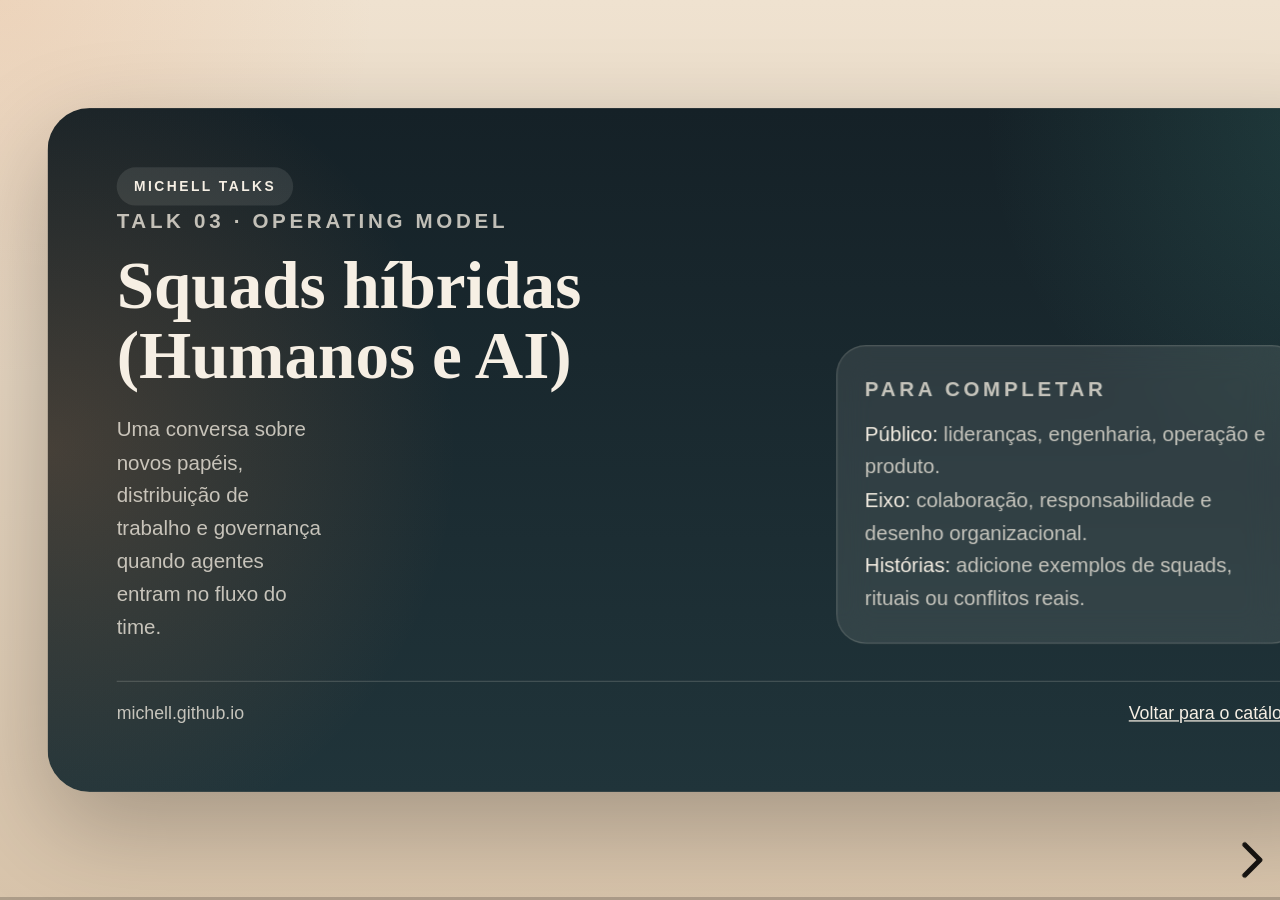
<file: apresentacao-squads.html>
<!doctype html>
<html lang="pt-BR">
<head>
    <meta charset="utf-8">
    <meta name="viewport" content="width=device-width, initial-scale=1.0, maximum-scale=1.0, user-scalable=no">
    <title>Squads híbridas (Humanos e AI)</title>
    <link rel="stylesheet" href="reveal/dist/reset.css">
    <link rel="stylesheet" href="reveal/dist/reveal.css">
    <link rel="stylesheet" href="custom.css">
    <link rel="stylesheet" href="reveal/dist/plugin/highlight/monokai.css">
</head>
<body>
<div class="reveal">
<div class="slides">
<section class="cover-slide">
    <span class="deck-mark">Michell Talks</span>
    <div class="cover-grid">
        <div>
            <p class="meta-label">Talk 03 · Operating Model</p>
            <h1>Squads híbridas (Humanos e AI)</h1>
            <p class="cover-lead">
                Uma conversa sobre novos papéis, distribuição de trabalho e governança
                quando agentes entram no fluxo do time.
            </p>
        </div>
        <aside class="speaker-card">
            <p class="meta-label">Para completar</p>
            <p><strong>Público:</strong> lideranças, engenharia, operação e produto.</p>
            <p><strong>Eixo:</strong> colaboração, responsabilidade e desenho organizacional.</p>
            <p><strong>Histórias:</strong> adicione exemplos de squads, rituais ou conflitos reais.</p>
        </aside>
    </div>
    <div class="footer-line">
        <span>michell.github.io</span>
        <a href="index.html">Voltar para o catálogo</a>
    </div>
</section>

<section class="section-banner">
    <p class="section-label">Ato 1</p>
    <h2>Não estamos automatizando tarefas. Estamos redesenhando colaboração.</h2>
    <p>Use essa transição para mostrar por que o debate é sobre sistema de trabalho, não apenas ferramenta.</p>
</section>

<section>
    <p class="meta-label">Mapa do tema</p>
    <h2>Trabalhar com AI muda papéis, cadências e interfaces do time</h2>
    <div class="three-up">
        <article class="insight-card">
            <h3>Papéis</h3>
            <p>Quem decide, quem valida, quem opera e quem aprende com os resultados.</p>
        </article>
        <article class="insight-card">
            <h3>Fluxos</h3>
            <p>Como backlog, discovery, implementação e review se reconfiguram.</p>
        </article>
        <article class="insight-card">
            <h3>Governança</h3>
            <p>Onde entram confiança, rastreabilidade e responsabilidade final.</p>
        </article>
    </div>
</section>

<section>
    <div class="grid-two">
        <div>
            <p class="meta-label">Definição</p>
            <h2>O que é uma squad híbrida</h2>
            <p>
                Esta área pode receber sua definição principal: um time em que humanos e agentes
                compartilham contexto, executam partes do fluxo e operam com contratos claros.
            </p>
            <div class="kpi-row">
                <div class="kpi">
                    <strong>Humano</strong>
                    <span>Direção, critério, síntese e responsabilidade.</span>
                </div>
                <div class="kpi">
                    <strong>AI</strong>
                    <span>Exploração, execução, aceleração e suporte contextual.</span>
                </div>
                <div class="kpi">
                    <strong>Sistema</strong>
                    <span>Rituais, limites e handoffs que tornam a colaboração viável.</span>
                </div>
            </div>
        </div>
        <aside class="placeholder-block">
            <p class="meta-label">Sugestões de conteúdo</p>
            <ul>
                <li>Um organograma antigo versus um fluxo orientado a agentes</li>
                <li>Uma analogia para explicar copilotos e workers especializados</li>
                <li>Um caso de replanejamento de papel do tech lead ou PM</li>
            </ul>
        </aside>
    </div>
</section>

<section>
    <div class="grid-two">
        <article class="quote-card">
            <p class="meta-label">Frase de impacto</p>
            <blockquote>
                O ganho não vem de substituir pessoas. Vem de redistribuir energia humana para julgamento e criação.
            </blockquote>
        </article>
        <article class="placeholder-block">
            <p class="meta-label">Expansão</p>
            <h3>Benefícios que valem explorar</h3>
            <p>
                Velocidade com contexto, mais experimentação, descoberta paralela e aumento do
                throughput quando existe clareza de papéis e artefatos.
            </p>
        </article>
    </div>
</section>

<section>
    <p class="meta-label">Tensões reais</p>
    <h2>Desafios que precisam entrar na conversa</h2>
    <div class="three-up">
        <article class="placeholder-block">
            <h3>Confiança</h3>
            <p>Como validar saídas, reduzir alucinação e criar critério compartilhado.</p>
        </article>
        <article class="placeholder-block">
            <h3>Responsabilidade</h3>
            <p>Quem responde por decisões, incidentes e qualidade final.</p>
        </article>
        <article class="placeholder-block">
            <h3>Cultura</h3>
            <p>Como evitar medo, dependência cega ou elitização do uso das ferramentas.</p>
        </article>
    </div>
</section>

<section>
    <p class="meta-label">Prática organizacional</p>
    <h2>Uma forma simples de mostrar o modelo operacional</h2>
    <div class="grid-two">
        <article class="insight-card">
            <h3>Rituais sugeridos</h3>
            <p>Briefing melhor, checkpoints mais curtos, revisões focadas e aprendizagem mais explícita.</p>
        </article>
        <article class="placeholder-block">
            <h3>Exemplo de squad</h3>
            <p>Descreva uma squad tipo, seus agentes, responsabilidades e limites operacionais.</p>
        </article>
    </div>
</section>

<section>
    <p class="meta-label">Fechamento</p>
    <h2>A pergunta final para a audiência</h2>
    <div class="grid-two">
        <article class="insight-card">
            <h3>Mensagem principal</h3>
            <p>Squads híbridas são um design de colaboração, não uma camada de automação solta.</p>
        </article>
        <article class="placeholder-block">
            <h3>Chamada para ação</h3>
            <p>Convide o público a revisar um ritual do time e redesenhá-lo assumindo AI como participante ativo.</p>
        </article>
    </div>
</section>
</div>
</div>
<script src="reveal/dist/reveal.js"></script>
<script src="reveal/dist/plugin/notes.js"></script>
<script src="reveal/dist/plugin/markdown.js"></script>
<script src="reveal/dist/plugin/highlight.js"></script>
<script>
Reveal.initialize({
    hash: window.location.protocol !== "file:",
    controls: true,
    progress: true,
    center: true,
    transition: "slide",
    plugins: [RevealMarkdown, RevealHighlight, RevealNotes]
});
</script>
</body>
</html>
</file>
<file: site.css>
:root {
    --bg: #f4efe5;
    --bg-strong: #1f2a2c;
    --surface: rgba(255, 250, 240, 0.82);
    --surface-strong: rgba(23, 32, 34, 0.88);
    --text: #1c2324;
    --text-soft: #4e5a5c;
    --text-inverse: #f7f1e8;
    --border: rgba(28, 35, 36, 0.12);
    --accent-learning: #e38b52;
    --accent-spec: #2f7f73;
    --accent-squads: #7f5af0;
    --shadow: 0 24px 70px rgba(23, 32, 34, 0.14);
    --radius-lg: 28px;
    --page-width: 1180px;
}

* {
    box-sizing: border-box;
}

html {
    scroll-behavior: smooth;
}

body {
    margin: 0;
    font-family: "Aptos", "Segoe UI", "Trebuchet MS", sans-serif;
    color: var(--text);
    background:
        radial-gradient(circle at top left, rgba(227, 139, 82, 0.18), transparent 28%),
        radial-gradient(circle at top right, rgba(47, 127, 115, 0.2), transparent 24%),
        linear-gradient(180deg, #f8f4eb 0%, #efe4d5 100%);
}

a {
    color: inherit;
}

.page-shell {
    width: min(calc(100% - 32px), var(--page-width));
    margin: 0 auto;
    padding: 32px 0 56px;
}

.hero {
    display: grid;
    grid-template-columns: minmax(0, 1.5fr) minmax(300px, 0.7fr);
    gap: 24px;
    align-items: stretch;
    margin-bottom: 48px;
}

.hero-copy,
.hero-panel,
.process-card,
.process-list article,
.talk-card {
    backdrop-filter: blur(16px);
    border: 1px solid var(--border);
    box-shadow: var(--shadow);
}

.hero-copy {
    padding: 44px;
    border-radius: 36px;
    background: linear-gradient(145deg, rgba(255, 247, 235, 0.95), rgba(255, 250, 242, 0.78));
}

.eyebrow,
.section-kicker,
.panel-label,
.talk-type {
    margin: 0 0 16px;
    text-transform: uppercase;
    letter-spacing: 0.18em;
    font-size: 0.78rem;
    font-weight: 700;
}

.eyebrow,
.section-kicker {
    color: var(--accent-spec);
}

.hero h1,
.section-intro h2,
.process-card h2 {
    margin: 0;
    font-family: Georgia, "Times New Roman", serif;
    font-weight: 700;
    line-height: 1.03;
}

.hero h1 {
    font-size: clamp(2.7rem, 5vw, 5rem);
    max-width: 13ch;
}

.hero-text,
.section-text,
.talk-card p,
.process-list p {
    line-height: 1.7;
    color: var(--text-soft);
    font-size: 1rem;
}

.hero-text {
    max-width: 62ch;
    margin: 24px 0 0;
}

.hero-actions {
    display: flex;
    flex-wrap: wrap;
    gap: 14px;
    margin-top: 32px;
}

.button {
    display: inline-flex;
    align-items: center;
    justify-content: center;
    min-height: 48px;
    padding: 0 20px;
    border-radius: 999px;
    text-decoration: none;
    font-weight: 700;
    transition: transform 180ms ease, background-color 180ms ease, color 180ms ease;
}

.button:hover,
.button:focus-visible,
.card-link:hover,
.card-link:focus-visible {
    transform: translateY(-2px);
}

.button-primary {
    background: var(--bg-strong);
    color: var(--text-inverse);
}

.button-secondary {
    background: rgba(255, 255, 255, 0.48);
    color: var(--text);
    border: 1px solid rgba(28, 35, 36, 0.16);
}

.hero-panel {
    border-radius: 30px;
    padding: 28px;
    color: var(--text-inverse);
    background:
        linear-gradient(180deg, rgba(15, 22, 24, 0.86), rgba(31, 42, 44, 0.95)),
        linear-gradient(135deg, rgba(127, 90, 240, 0.18), rgba(47, 127, 115, 0.18));
}

.panel-label {
    color: rgba(247, 241, 232, 0.68);
}

.metric + .metric {
    margin-top: 20px;
}

.metric strong {
    display: block;
    font-size: 3.2rem;
    line-height: 1;
    font-family: Georgia, "Times New Roman", serif;
}

.metric span {
    display: block;
    margin-top: 8px;
    color: rgba(247, 241, 232, 0.78);
    line-height: 1.5;
}

.section-intro {
    display: grid;
    grid-template-columns: minmax(0, 1.15fr) minmax(0, 0.85fr);
    gap: 24px;
    align-items: end;
    margin-bottom: 28px;
}

.section-intro h2,
.process-card h2 {
    font-size: clamp(2rem, 3vw, 3.25rem);
}

.talk-grid {
    display: grid;
    grid-template-columns: repeat(3, minmax(0, 1fr));
    gap: 20px;
}

.talk-card {
    display: flex;
    flex-direction: column;
    min-height: 100%;
    padding: 28px;
    border-radius: var(--radius-lg);
    background: linear-gradient(180deg, rgba(255, 252, 247, 0.94), rgba(255, 247, 235, 0.75));
}

.accent-learning {
    border-top: 6px solid var(--accent-learning);
}

.accent-spec {
    border-top: 6px solid var(--accent-spec);
}

.accent-squads {
    border-top: 6px solid var(--accent-squads);
}

.talk-card h3 {
    margin: 0 0 14px;
    font-size: 1.5rem;
    line-height: 1.2;
}

.talk-card p {
    margin: 0 0 20px;
}

.tag-row {
    display: flex;
    flex-wrap: wrap;
    gap: 10px;
    list-style: none;
    padding: 0;
    margin: auto 0 24px;
}

.tag-row li {
    padding: 8px 12px;
    border-radius: 999px;
    font-size: 0.92rem;
    background: rgba(28, 35, 36, 0.06);
}

.card-link {
    align-self: flex-start;
    text-decoration: none;
    font-weight: 700;
    padding-bottom: 2px;
    border-bottom: 2px solid currentColor;
}

.process-section {
    display: grid;
    grid-template-columns: minmax(0, 0.9fr) minmax(0, 1.1fr);
    gap: 20px;
    margin-top: 56px;
}

.process-card {
    padding: 30px;
    border-radius: 30px;
    background: linear-gradient(180deg, rgba(31, 42, 44, 0.94), rgba(56, 57, 91, 0.92));
    color: var(--text-inverse);
}

.process-card .section-kicker {
    color: rgba(247, 241, 232, 0.76);
}

.process-list {
    display: grid;
    gap: 16px;
}

.process-list article {
    padding: 24px;
    border-radius: 24px;
    background: rgba(255, 248, 239, 0.74);
}

.process-list h3 {
    margin: 0 0 8px;
    font-size: 1.15rem;
}

.process-list p {
    margin: 0;
}

@media (max-width: 960px) {
    .hero,
    .section-intro,
    .talk-grid,
    .process-section {
        grid-template-columns: 1fr;
    }

    .hero h1 {
        max-width: none;
    }
}

@media (max-width: 640px) {
    .page-shell {
        width: min(calc(100% - 20px), var(--page-width));
        padding-top: 16px;
    }

    .hero-copy,
    .hero-panel,
    .talk-card,
    .process-card,
    .process-list article {
        padding: 22px;
        border-radius: 24px;
    }

    .hero-actions {
        flex-direction: column;
    }

    .button {
        width: 100%;
    }
}
</file>
<file: reveal/dist/reveal.css>
.reveal .stretch,.reveal .r-stretch{max-width:none;max-height:none}.reveal pre.stretch code,.reveal pre.r-stretch code{height:100%;max-height:100%;box-sizing:border-box}.reveal .r-fit-text{display:inline-block;white-space:nowrap}.reveal .r-stack{display:grid;grid-template-rows:100%}.reveal .r-stack>*{grid-area:1/1;margin:auto}.reveal .r-vstack,.reveal .r-hstack{display:flex}.reveal .r-vstack img,.reveal .r-vstack video,.reveal .r-hstack img,.reveal .r-hstack video{min-width:0;min-height:0;object-fit:contain}.reveal .r-vstack{flex-direction:column;align-items:center;justify-content:center}.reveal .r-hstack{flex-direction:row;align-items:center;justify-content:center}.reveal .items-stretch{align-items:stretch}.reveal .items-start{align-items:flex-start}.reveal .items-center{align-items:center}.reveal .items-end{align-items:flex-end}.reveal .justify-between{justify-content:space-between}.reveal .justify-around{justify-content:space-around}.reveal .justify-start{justify-content:flex-start}.reveal .justify-center{justify-content:center}.reveal .justify-end{justify-content:flex-end}html.reveal-full-page{width:100%;height:100%;height:100vh;height:calc(var(--vh, 1vh) * 100);height:100dvh;overflow:hidden}.reveal-viewport{height:100%;overflow:hidden;position:relative;line-height:1;margin:0;background-color:#fff;color:#000;--r-controls-spacing: 12px;--r-overlay-header-height: 40px;--r-overlay-margin: 0px;--r-overlay-padding: 6px;--r-overlay-gap: 5px}@media screen and (max-width:1024px),(max-height:768px){.reveal-viewport{--r-overlay-header-height: 26px}}.reveal-viewport:fullscreen{top:0!important;left:0!important;width:100%!important;height:100%!important;transform:none!important}.reveal .fragment{transition:all .2s ease}.reveal .fragment:not(.custom){opacity:0;visibility:hidden;will-change:opacity}.reveal .fragment.visible{opacity:1;visibility:inherit}.reveal .fragment.disabled{transition:none}.reveal .fragment.grow{opacity:1;visibility:inherit}.reveal .fragment.grow.visible{transform:scale(1.3)}.reveal .fragment.shrink{opacity:1;visibility:inherit}.reveal .fragment.shrink.visible{transform:scale(.7)}.reveal .fragment.zoom-in{transform:scale(.1)}.reveal .fragment.zoom-in.visible{transform:none}.reveal .fragment.fade-out{opacity:1;visibility:inherit}.reveal .fragment.fade-out.visible{opacity:0;visibility:hidden}.reveal .fragment.semi-fade-out{opacity:1;visibility:inherit}.reveal .fragment.semi-fade-out.visible{opacity:.5;visibility:inherit}.reveal .fragment.strike{opacity:1;visibility:inherit}.reveal .fragment.strike.visible{text-decoration:line-through}.reveal .fragment.fade-up{transform:translateY(40px)}.reveal .fragment.fade-up.visible{transform:translate(0)}.reveal .fragment.fade-down{transform:translateY(-40px)}.reveal .fragment.fade-down.visible{transform:translate(0)}.reveal .fragment.fade-right{transform:translate(-40px)}.reveal .fragment.fade-right.visible{transform:translate(0)}.reveal .fragment.fade-left{transform:translate(40px)}.reveal .fragment.fade-left.visible{transform:translate(0)}.reveal .fragment.fade-in-then-out,.reveal .fragment.current-visible{opacity:0;visibility:hidden}.reveal .fragment.fade-in-then-out.current-fragment,.reveal .fragment.current-visible.current-fragment{opacity:1;visibility:inherit}.reveal .fragment.fade-in-then-semi-out{opacity:0;visibility:hidden}.reveal .fragment.fade-in-then-semi-out.visible{opacity:.5;visibility:inherit}.reveal .fragment.fade-in-then-semi-out.current-fragment,.reveal .fragment.highlight-red,.reveal .fragment.highlight-current-red,.reveal .fragment.highlight-green,.reveal .fragment.highlight-current-green,.reveal .fragment.highlight-blue,.reveal .fragment.highlight-current-blue{opacity:1;visibility:inherit}.reveal .fragment.highlight-red.visible{color:#ff2c2d}.reveal .fragment.highlight-green.visible{color:#17ff2e}.reveal .fragment.highlight-blue.visible{color:#1b91ff}.reveal .fragment.highlight-current-red.current-fragment{color:#ff2c2d}.reveal .fragment.highlight-current-green.current-fragment{color:#17ff2e}.reveal .fragment.highlight-current-blue.current-fragment{color:#1b91ff}.reveal:after{content:"";font-style:italic}.reveal iframe{z-index:1}.reveal a{position:relative}@keyframes bounce-right{0%,10%,25%,40%,50%{transform:translate(0)}20%{transform:translate(10px)}30%{transform:translate(-5px)}}@keyframes bounce-left{0%,10%,25%,40%,50%{transform:translate(0)}20%{transform:translate(-10px)}30%{transform:translate(5px)}}@keyframes bounce-down{0%,10%,25%,40%,50%{transform:translateY(0)}20%{transform:translateY(10px)}30%{transform:translateY(-5px)}}.reveal .controls{display:none;position:absolute;top:auto;bottom:var(--r-controls-spacing);right:var(--r-controls-spacing);left:auto;z-index:11;color:#000;pointer-events:none;font-size:10px}.reveal .controls button{position:absolute;padding:0;background-color:transparent;border:0;outline:0;cursor:pointer;color:currentColor;transform:scale(.9999);transition:color .2s ease,opacity .2s ease,transform .2s ease;z-index:2;pointer-events:auto;font-size:inherit;visibility:hidden;opacity:0;-webkit-appearance:none;-webkit-tap-highlight-color:rgba(0,0,0,0)}.reveal .controls .controls-arrow:before,.reveal .controls .controls-arrow:after{content:"";position:absolute;top:0;left:0;width:2.6em;height:.5em;border-radius:.25em;background-color:currentColor;transition:all .15s ease,background-color .8s ease;transform-origin:.2em 50%;will-change:transform}.reveal .controls .controls-arrow{position:relative;width:3.6em;height:3.6em}.reveal .controls .controls-arrow:before{transform:translate(.5em) translateY(1.55em) rotate(45deg)}.reveal .controls .controls-arrow:after{transform:translate(.5em) translateY(1.55em) rotate(-45deg)}.reveal .controls .controls-arrow:hover:before{transform:translate(.5em) translateY(1.55em) rotate(40deg)}.reveal .controls .controls-arrow:hover:after{transform:translate(.5em) translateY(1.55em) rotate(-40deg)}.reveal .controls .controls-arrow:active:before{transform:translate(.5em) translateY(1.55em) rotate(36deg)}.reveal .controls .controls-arrow:active:after{transform:translate(.5em) translateY(1.55em) rotate(-36deg)}.reveal .controls .navigate-left{right:6.4em;bottom:3.2em;transform:translate(-10px)}.reveal .controls .navigate-left.highlight{animation:bounce-left 2s 50 both ease-out}.reveal .controls .navigate-right{right:0;bottom:3.2em;transform:translate(10px)}.reveal .controls .navigate-right .controls-arrow{transform:rotate(180deg)}.reveal .controls .navigate-right.highlight{animation:bounce-right 2s 50 both ease-out}.reveal .controls .navigate-up{right:3.2em;bottom:6.4em;transform:translateY(-10px)}.reveal .controls .navigate-up .controls-arrow{transform:rotate(90deg)}.reveal .controls .navigate-down{right:3.2em;bottom:-1.4em;padding-bottom:1.4em;transform:translateY(10px)}.reveal .controls .navigate-down .controls-arrow{transform:rotate(-90deg)}.reveal .controls .navigate-down.highlight{animation:bounce-down 2s 50 both ease-out}.reveal .controls[data-controls-back-arrows=faded] .navigate-up.enabled{opacity:.3}.reveal .controls[data-controls-back-arrows=faded] .navigate-up.enabled:hover{opacity:1}.reveal .controls[data-controls-back-arrows=hidden] .navigate-up.enabled{opacity:0;visibility:hidden}.reveal .controls .enabled{visibility:visible;opacity:.9;cursor:pointer;transform:none}.reveal .controls .enabled.fragmented{opacity:.5}.reveal .controls .enabled:hover,.reveal .controls .enabled.fragmented:hover{opacity:1}.reveal:not(.rtl) .controls[data-controls-back-arrows=faded] .navigate-left.enabled{opacity:.3}.reveal:not(.rtl) .controls[data-controls-back-arrows=faded] .navigate-left.enabled:hover{opacity:1}.reveal:not(.rtl) .controls[data-controls-back-arrows=hidden] .navigate-left.enabled{opacity:0;visibility:hidden}.reveal.rtl .controls[data-controls-back-arrows=faded] .navigate-right.enabled{opacity:.3}.reveal.rtl .controls[data-controls-back-arrows=faded] .navigate-right.enabled:hover{opacity:1}.reveal.rtl .controls[data-controls-back-arrows=hidden] .navigate-right.enabled{opacity:0;visibility:hidden}.reveal[data-navigation-mode=linear].has-horizontal-slides .navigate-up,.reveal[data-navigation-mode=linear].has-horizontal-slides .navigate-down{display:none}.reveal[data-navigation-mode=linear].has-horizontal-slides .navigate-left,.reveal:not(.has-vertical-slides) .controls .navigate-left{bottom:1.4em;right:5.5em}.reveal[data-navigation-mode=linear].has-horizontal-slides .navigate-right,.reveal:not(.has-vertical-slides) .controls .navigate-right{bottom:1.4em;right:.5em}.reveal:not(.has-horizontal-slides) .controls .navigate-up{right:1.4em;bottom:5em}.reveal:not(.has-horizontal-slides) .controls .navigate-down{right:1.4em;bottom:.5em}.reveal.has-dark-background .controls{color:#fff}.reveal.has-light-background .controls{color:#000}.reveal.no-hover .controls .controls-arrow:hover:before,.reveal.no-hover .controls .controls-arrow:active:before{transform:translate(.5em) translateY(1.55em) rotate(45deg)}.reveal.no-hover .controls .controls-arrow:hover:after,.reveal.no-hover .controls .controls-arrow:active:after{transform:translate(.5em) translateY(1.55em) rotate(-45deg)}@media screen and (min-width:500px){.reveal-viewport{--r-controls-spacing: .8em}.reveal .controls[data-controls-layout=edges]{inset:0}.reveal .controls[data-controls-layout=edges] .navigate-left,.reveal .controls[data-controls-layout=edges] .navigate-right,.reveal .controls[data-controls-layout=edges] .navigate-up,.reveal .controls[data-controls-layout=edges] .navigate-down{bottom:auto;right:auto}.reveal .controls[data-controls-layout=edges] .navigate-left{top:50%;left:var(--r-controls-spacing);margin-top:-1.8em}.reveal .controls[data-controls-layout=edges] .navigate-right{top:50%;right:var(--r-controls-spacing);margin-top:-1.8em}.reveal .controls[data-controls-layout=edges] .navigate-up{top:var(--r-controls-spacing);left:50%;margin-left:-1.8em}.reveal .controls[data-controls-layout=edges] .navigate-down{bottom:calc(var(--r-controls-spacing) - 1.4em + .3em);left:50%;margin-left:-1.8em}}.reveal .progress{position:absolute;display:none;height:3px;width:100%;bottom:0;left:0;z-index:10;background-color:#0003;color:#fff}.reveal .progress:after{content:"";display:block;position:absolute;height:10px;width:100%;top:-10px}.reveal .progress span{display:block;height:100%;width:100%;background-color:currentColor;transition:transform .8s cubic-bezier(.26,.86,.44,.985);transform-origin:0 0;transform:scaleX(0)}.reveal .slide-number{position:absolute;display:block;right:8px;bottom:8px;z-index:31;font-family:Helvetica,sans-serif;font-size:12px;line-height:1;color:#fff;background-color:#0006;padding:5px}.reveal .slide-number a{color:currentColor}.reveal .slide-number-delimiter{margin:0 3px}.reveal{position:relative;width:100%;height:100%;overflow:hidden;touch-action:pinch-zoom}.reveal.embedded{touch-action:pan-y}.reveal.embedded.is-vertical-slide{touch-action:none}.reveal .slides{position:absolute;width:100%;height:100%;inset:0;margin:auto;pointer-events:none;overflow:visible;z-index:1;text-align:center;perspective:600px;perspective-origin:50% 40%}.reveal .slides>section{perspective:600px}.reveal .slides>section,.reveal .slides>section>section{display:none;position:absolute;width:100%;pointer-events:auto;z-index:10;transform-style:flat;transition:transform-origin .8s cubic-bezier(.26,.86,.44,.985),transform .8s cubic-bezier(.26,.86,.44,.985),visibility .8s cubic-bezier(.26,.86,.44,.985),opacity .8s cubic-bezier(.26,.86,.44,.985)}.reveal[data-transition-speed=fast] .slides section{transition-duration:.4s}.reveal[data-transition-speed=slow] .slides section{transition-duration:1.2s}.reveal .slides section[data-transition-speed=fast]{transition-duration:.4s}.reveal .slides section[data-transition-speed=slow]{transition-duration:1.2s}.reveal .slides>section.stack{padding-top:0;padding-bottom:0;pointer-events:none;height:100%}.reveal .slides>section.present,.reveal .slides>section>section.present{display:block;z-index:11;opacity:1}.reveal .slides>section:empty,.reveal .slides>section>section:empty,.reveal .slides>section[data-background-interactive],.reveal .slides>section>section[data-background-interactive]{pointer-events:none}.reveal.center,.reveal.center .slides,.reveal.center .slides section{min-height:0!important}.reveal .slides>section:not(.present),.reveal .slides>section>section:not(.present){pointer-events:none}.reveal.overview .slides>section,.reveal.overview .slides>section>section{pointer-events:auto}.reveal .slides>section.past,.reveal .slides>section.future,.reveal .slides>section.past>section,.reveal .slides>section.future>section,.reveal .slides>section>section.past,.reveal .slides>section>section.future{opacity:0}.reveal .slides>section[data-transition=slide].past,.reveal .slides>section[data-transition~=slide-out].past,.reveal.slide .slides>section:not([data-transition]).past{transform:translate(-150%)}.reveal .slides>section[data-transition=slide].future,.reveal .slides>section[data-transition~=slide-in].future,.reveal.slide .slides>section:not([data-transition]).future{transform:translate(150%)}.reveal .slides>section>section[data-transition=slide].past,.reveal .slides>section>section[data-transition~=slide-out].past,.reveal.slide .slides>section>section:not([data-transition]).past{transform:translateY(-150%)}.reveal .slides>section>section[data-transition=slide].future,.reveal .slides>section>section[data-transition~=slide-in].future,.reveal.slide .slides>section>section:not([data-transition]).future{transform:translateY(150%)}.reveal .slides>section[data-transition=linear].past,.reveal .slides>section[data-transition~=linear-out].past,.reveal.linear .slides>section:not([data-transition]).past{transform:translate(-150%)}.reveal .slides>section[data-transition=linear].future,.reveal .slides>section[data-transition~=linear-in].future,.reveal.linear .slides>section:not([data-transition]).future{transform:translate(150%)}.reveal .slides>section>section[data-transition=linear].past,.reveal .slides>section>section[data-transition~=linear-out].past,.reveal.linear .slides>section>section:not([data-transition]).past{transform:translateY(-150%)}.reveal .slides>section>section[data-transition=linear].future,.reveal .slides>section>section[data-transition~=linear-in].future,.reveal.linear .slides>section>section:not([data-transition]).future{transform:translateY(150%)}.reveal .slides section[data-transition=default].stack,.reveal.default .slides section.stack{transform-style:preserve-3d}.reveal .slides>section[data-transition=default].past,.reveal .slides>section[data-transition~=default-out].past,.reveal.default .slides>section:not([data-transition]).past{transform:translate3d(-100%,0,0) rotateY(-90deg) translate3d(-100%,0,0)}.reveal .slides>section[data-transition=default].future,.reveal .slides>section[data-transition~=default-in].future,.reveal.default .slides>section:not([data-transition]).future{transform:translate3d(100%,0,0) rotateY(90deg) translate3d(100%,0,0)}.reveal .slides>section>section[data-transition=default].past,.reveal .slides>section>section[data-transition~=default-out].past,.reveal.default .slides>section>section:not([data-transition]).past{transform:translate3d(0,-300px,0) rotateX(70deg) translate3d(0,-300px,0)}.reveal .slides>section>section[data-transition=default].future,.reveal .slides>section>section[data-transition~=default-in].future,.reveal.default .slides>section>section:not([data-transition]).future{transform:translate3d(0,300px,0) rotateX(-70deg) translate3d(0,300px,0)}.reveal .slides section[data-transition=convex].stack,.reveal.convex .slides section.stack{transform-style:preserve-3d}.reveal .slides>section[data-transition=convex].past,.reveal .slides>section[data-transition~=convex-out].past,.reveal.convex .slides>section:not([data-transition]).past{transform:translate3d(-100%,0,0) rotateY(-90deg) translate3d(-100%,0,0)}.reveal .slides>section[data-transition=convex].future,.reveal .slides>section[data-transition~=convex-in].future,.reveal.convex .slides>section:not([data-transition]).future{transform:translate3d(100%,0,0) rotateY(90deg) translate3d(100%,0,0)}.reveal .slides>section>section[data-transition=convex].past,.reveal .slides>section>section[data-transition~=convex-out].past,.reveal.convex .slides>section>section:not([data-transition]).past{transform:translate3d(0,-300px,0) rotateX(70deg) translate3d(0,-300px,0)}.reveal .slides>section>section[data-transition=convex].future,.reveal .slides>section>section[data-transition~=convex-in].future,.reveal.convex .slides>section>section:not([data-transition]).future{transform:translate3d(0,300px,0) rotateX(-70deg) translate3d(0,300px,0)}.reveal .slides section[data-transition=concave].stack,.reveal.concave .slides section.stack{transform-style:preserve-3d}.reveal .slides>section[data-transition=concave].past,.reveal .slides>section[data-transition~=concave-out].past,.reveal.concave .slides>section:not([data-transition]).past{transform:translate3d(-100%,0,0) rotateY(90deg) translate3d(-100%,0,0)}.reveal .slides>section[data-transition=concave].future,.reveal .slides>section[data-transition~=concave-in].future,.reveal.concave .slides>section:not([data-transition]).future{transform:translate3d(100%,0,0) rotateY(-90deg) translate3d(100%,0,0)}.reveal .slides>section>section[data-transition=concave].past,.reveal .slides>section>section[data-transition~=concave-out].past,.reveal.concave .slides>section>section:not([data-transition]).past{transform:translate3d(0,-80%,0) rotateX(-70deg) translate3d(0,-80%,0)}.reveal .slides>section>section[data-transition=concave].future,.reveal .slides>section>section[data-transition~=concave-in].future,.reveal.concave .slides>section>section:not([data-transition]).future{transform:translate3d(0,80%,0) rotateX(70deg) translate3d(0,80%,0)}.reveal .slides section[data-transition=zoom],.reveal.zoom .slides section:not([data-transition]){transition-timing-function:ease}.reveal .slides>section[data-transition=zoom].past,.reveal .slides>section[data-transition~=zoom-out].past,.reveal.zoom .slides>section:not([data-transition]).past{visibility:hidden;transform:scale(16)}.reveal .slides>section[data-transition=zoom].future,.reveal .slides>section[data-transition~=zoom-in].future,.reveal.zoom .slides>section:not([data-transition]).future{visibility:hidden;transform:scale(.2)}.reveal .slides>section>section[data-transition=zoom].past,.reveal .slides>section>section[data-transition~=zoom-out].past,.reveal.zoom .slides>section>section:not([data-transition]).past{transform:scale(16)}.reveal .slides>section>section[data-transition=zoom].future,.reveal .slides>section>section[data-transition~=zoom-in].future,.reveal.zoom .slides>section>section:not([data-transition]).future{transform:scale(.2)}.reveal.cube .slides{perspective:1300px}.reveal.cube .slides section{padding:30px;min-height:700px;backface-visibility:hidden;box-sizing:border-box;transform-style:preserve-3d}.reveal.center.cube .slides section{min-height:0}.reveal.cube .slides section:not(.stack):before{content:"";position:absolute;display:block;width:100%;height:100%;left:0;top:0;background:#0000001a;border-radius:4px;transform:translateZ(-20px)}.reveal.cube .slides section:not(.stack):after{content:"";position:absolute;display:block;width:90%;height:30px;left:5%;bottom:0;background:none;z-index:1;border-radius:4px;box-shadow:0 95px 25px #0003;transform:translateZ(-90px) rotateX(65deg)}.reveal.cube .slides>section.stack{padding:0;background:none}.reveal.cube .slides>section.past{transform-origin:100% 0%;transform:translate3d(-100%,0,0) rotateY(-90deg)}.reveal.cube .slides>section.future{transform-origin:0% 0%;transform:translate3d(100%,0,0) rotateY(90deg)}.reveal.cube .slides>section>section.past{transform-origin:0% 100%;transform:translate3d(0,-100%,0) rotateX(90deg)}.reveal.cube .slides>section>section.future{transform-origin:0% 0%;transform:translate3d(0,100%,0) rotateX(-90deg)}.reveal.page .slides{perspective-origin:0% 50%;perspective:3000px}.reveal.page .slides section{padding:30px;min-height:700px;box-sizing:border-box;transform-style:preserve-3d}.reveal.page .slides section.past{z-index:12}.reveal.page .slides section:not(.stack):before{content:"";position:absolute;display:block;width:100%;height:100%;left:0;top:0;background:#0000001a;transform:translateZ(-20px)}.reveal.page .slides section:not(.stack):after{content:"";position:absolute;display:block;width:90%;height:30px;left:5%;bottom:0;background:none;z-index:1;border-radius:4px;box-shadow:0 95px 25px #0003;transform:translateZ(-90px) rotateX(65deg)}.reveal.page .slides>section.stack{padding:0;background:none}.reveal.page .slides>section.past{transform-origin:0% 0%;transform:translate3d(-40%,0,0) rotateY(-80deg)}.reveal.page .slides>section.future{transform-origin:100% 0%;transform:translateZ(0)}.reveal.page .slides>section>section.past{transform-origin:0% 0%;transform:translate3d(0,-40%,0) rotateX(80deg)}.reveal.page .slides>section>section.future{transform-origin:0% 100%;transform:translateZ(0)}.reveal .slides section[data-transition=fade],.reveal.fade .slides section:not([data-transition]),.reveal.fade .slides>section>section:not([data-transition]){transform:none;transition:opacity .5s}.reveal.fade.overview .slides section,.reveal.fade.overview .slides>section>section{transition:none}.reveal .slides section[data-transition=none],.reveal.none .slides section:not([data-transition]){transform:none;transition:none}.reveal .pause-overlay{position:absolute;top:0;left:0;width:100%;height:100%;background:#000;visibility:hidden;opacity:0;z-index:100;transition:all 1s ease}.reveal .pause-overlay .resume-button{position:absolute;bottom:20px;right:20px;color:#ccc;border-radius:2px;padding:6px 14px;border:2px solid #ccc;font-size:16px;background:transparent;cursor:pointer}.reveal .pause-overlay .resume-button:hover{color:#fff;border-color:#fff}.reveal.paused .pause-overlay{visibility:visible;opacity:1}.reveal .no-transition,.reveal .no-transition *,.reveal .slides.disable-slide-transitions section{transition:none!important}.reveal .slides.disable-slide-transitions section{transform:none!important}.reveal .backgrounds{position:absolute;width:100%;height:100%;top:0;left:0;perspective:600px}.reveal .slide-background{display:none;position:absolute;width:100%;height:100%;opacity:0;visibility:hidden;overflow:hidden;background-color:#0000;transition:all .8s cubic-bezier(.26,.86,.44,.985)}.reveal .slide-background-content{position:absolute;width:100%;height:100%;background-position:50% 50%;background-repeat:no-repeat;background-size:cover}.reveal .slide-background.stack{display:block}.reveal .slide-background.present{opacity:1;visibility:visible;z-index:2}.print-pdf .reveal .slide-background{opacity:1!important;visibility:visible!important}.reveal .slide-background video{position:absolute;width:100%;height:100%;max-width:none;max-height:none;top:0;left:0;object-fit:cover}.reveal .slide-background[data-background-size=contain] video{object-fit:contain}.reveal[data-background-transition=none]>.backgrounds .slide-background:not([data-background-transition]),.reveal>.backgrounds .slide-background[data-background-transition=none]{transition:none}.reveal[data-background-transition=slide]>.backgrounds .slide-background:not([data-background-transition]),.reveal>.backgrounds .slide-background[data-background-transition=slide]{opacity:1}.reveal[data-background-transition=slide]>.backgrounds .slide-background.past:not([data-background-transition]),.reveal>.backgrounds .slide-background.past[data-background-transition=slide]{transform:translate(-100%)}.reveal[data-background-transition=slide]>.backgrounds .slide-background.future:not([data-background-transition]),.reveal>.backgrounds .slide-background.future[data-background-transition=slide]{transform:translate(100%)}.reveal[data-background-transition=slide]>.backgrounds .slide-background>.slide-background.past:not([data-background-transition]),.reveal>.backgrounds .slide-background>.slide-background.past[data-background-transition=slide]{transform:translateY(-100%)}.reveal[data-background-transition=slide]>.backgrounds .slide-background>.slide-background.future:not([data-background-transition]),.reveal>.backgrounds .slide-background>.slide-background.future[data-background-transition=slide]{transform:translateY(100%)}.reveal[data-background-transition=convex]>.backgrounds .slide-background.past:not([data-background-transition]),.reveal>.backgrounds .slide-background.past[data-background-transition=convex]{opacity:0;transform:translate3d(-100%,0,0) rotateY(-90deg) translate3d(-100%,0,0)}.reveal[data-background-transition=convex]>.backgrounds .slide-background.future:not([data-background-transition]),.reveal>.backgrounds .slide-background.future[data-background-transition=convex]{opacity:0;transform:translate3d(100%,0,0) rotateY(90deg) translate3d(100%,0,0)}.reveal[data-background-transition=convex]>.backgrounds .slide-background>.slide-background.past:not([data-background-transition]),.reveal>.backgrounds .slide-background>.slide-background.past[data-background-transition=convex]{opacity:0;transform:translate3d(0,-100%,0) rotateX(90deg) translate3d(0,-100%,0)}.reveal[data-background-transition=convex]>.backgrounds .slide-background>.slide-background.future:not([data-background-transition]),.reveal>.backgrounds .slide-background>.slide-background.future[data-background-transition=convex]{opacity:0;transform:translate3d(0,100%,0) rotateX(-90deg) translate3d(0,100%,0)}.reveal[data-background-transition=concave]>.backgrounds .slide-background.past:not([data-background-transition]),.reveal>.backgrounds .slide-background.past[data-background-transition=concave]{opacity:0;transform:translate3d(-100%,0,0) rotateY(90deg) translate3d(-100%,0,0)}.reveal[data-background-transition=concave]>.backgrounds .slide-background.future:not([data-background-transition]),.reveal>.backgrounds .slide-background.future[data-background-transition=concave]{opacity:0;transform:translate3d(100%,0,0) rotateY(-90deg) translate3d(100%,0,0)}.reveal[data-background-transition=concave]>.backgrounds .slide-background>.slide-background.past:not([data-background-transition]),.reveal>.backgrounds .slide-background>.slide-background.past[data-background-transition=concave]{opacity:0;transform:translate3d(0,-100%,0) rotateX(-90deg) translate3d(0,-100%,0)}.reveal[data-background-transition=concave]>.backgrounds .slide-background>.slide-background.future:not([data-background-transition]),.reveal>.backgrounds .slide-background>.slide-background.future[data-background-transition=concave]{opacity:0;transform:translate3d(0,100%,0) rotateX(90deg) translate3d(0,100%,0)}.reveal[data-background-transition=zoom]>.backgrounds .slide-background:not([data-background-transition]),.reveal>.backgrounds .slide-background[data-background-transition=zoom]{transition-timing-function:ease}.reveal[data-background-transition=zoom]>.backgrounds .slide-background.past:not([data-background-transition]),.reveal>.backgrounds .slide-background.past[data-background-transition=zoom]{opacity:0;visibility:hidden;transform:scale(16)}.reveal[data-background-transition=zoom]>.backgrounds .slide-background.future:not([data-background-transition]),.reveal>.backgrounds .slide-background.future[data-background-transition=zoom]{opacity:0;visibility:hidden;transform:scale(.2)}.reveal[data-background-transition=zoom]>.backgrounds .slide-background>.slide-background.past:not([data-background-transition]),.reveal>.backgrounds .slide-background>.slide-background.past[data-background-transition=zoom]{opacity:0;visibility:hidden;transform:scale(16)}.reveal[data-background-transition=zoom]>.backgrounds .slide-background>.slide-background.future:not([data-background-transition]),.reveal>.backgrounds .slide-background>.slide-background.future[data-background-transition=zoom]{opacity:0;visibility:hidden;transform:scale(.2)}.reveal[data-transition-speed=fast]>.backgrounds .slide-background{transition-duration:.4s}.reveal[data-transition-speed=slow]>.backgrounds .slide-background{transition-duration:1.2s}.reveal [data-auto-animate-target^=unmatched]{will-change:opacity}.reveal section[data-auto-animate]:not(.stack):not([data-auto-animate=running]) [data-auto-animate-target^=unmatched]{opacity:0}.reveal.overview{perspective-origin:50% 50%;perspective:700px}.reveal.overview .slides section{height:100%;top:0!important;opacity:1!important;overflow:hidden;visibility:visible!important;cursor:pointer;box-sizing:border-box}.reveal.overview .slides section:hover,.reveal.overview .slides section.present{outline:10px solid rgba(150,150,150,.6);outline-offset:10px}.reveal.overview .slides section.present{outline:10px solid var(--r-link-color)}.reveal.overview .slides section .fragment{opacity:1;transition:none}.reveal.overview .slides section:after,.reveal.overview .slides section:before{display:none!important}.reveal.overview .slides>section.stack{padding:0;top:0!important;background:none;outline:none;overflow:visible}.reveal.overview .backgrounds{perspective:inherit}.reveal.overview .backgrounds .slide-background{opacity:1;visibility:visible;outline:10px solid rgba(150,150,150,.1);outline-offset:10px}.reveal.overview .backgrounds .slide-background.stack{overflow:visible}.reveal.overview .slides section,.reveal.overview-deactivating .slides section{transition:none}.reveal.overview .backgrounds .slide-background,.reveal.overview-deactivating .backgrounds .slide-background{transition:none}.reveal.rtl .slides,.reveal.rtl .slides h1,.reveal.rtl .slides h2,.reveal.rtl .slides h3,.reveal.rtl .slides h4,.reveal.rtl .slides h5,.reveal.rtl .slides h6{direction:rtl;font-family:sans-serif}.reveal.rtl pre,.reveal.rtl code{direction:ltr}.reveal.rtl ol,.reveal.rtl ul{text-align:right}.reveal.rtl .progress span{transform-origin:100% 0}.reveal.has-parallax-background .backgrounds{transition:all .8s ease}.reveal.has-parallax-background[data-transition-speed=fast] .backgrounds{transition-duration:.4s}.reveal.has-parallax-background[data-transition-speed=slow] .backgrounds{transition-duration:1.2s}@keyframes fade-in{0%{opacity:0}to{opacity:1}}@keyframes scale-up{0%{transform:scale(.95)}to{transform:scale(1)}}.reveal [data-preview-image],.reveal [data-preview-video],.reveal [data-preview-link]:not(a):not([data-preview-link=false]){cursor:zoom-in}.r-overlay{position:absolute;top:var(--r-overlay-margin);right:var(--r-overlay-margin);bottom:var(--r-overlay-margin);left:var(--r-overlay-margin);border-radius:min(var(--r-overlay-margin),6px);z-index:99;background:#000000f2;-webkit-backdrop-filter:blur(10px);backdrop-filter:blur(10px);transition:all .3s ease;color:#fff;animation:fade-in .3s ease;font-family:ui-sans-serif,system-ui,-apple-system,Helvetica,sans-serif}.r-overlay-viewport{position:absolute;top:var(--r-overlay-padding);right:var(--r-overlay-padding);bottom:var(--r-overlay-padding);left:var(--r-overlay-padding);gap:var(--r-overlay-gap);display:flex;flex-direction:column}.r-overlay-header{display:flex;z-index:2;box-sizing:border-box;align-items:center;justify-content:flex-end;height:var(--r-overlay-header-height);gap:6px}.r-overlay-header .r-overlay-header-button{all:unset;display:flex;align-items:center;justify-content:center;min-width:var(--r-overlay-header-height);min-height:var(--r-overlay-header-height);padding:0 calc(var(--r-overlay-header-height) / 4);opacity:1;border-radius:6px;font-size:18px;gap:8px;cursor:pointer;box-sizing:border-box}.r-overlay-header .r-overlay-header-button:hover{opacity:1;background-color:#ffffff26}.r-overlay-header .icon{display:inline-block;width:20px;height:20px;background-position:50% 50%;background-size:100%;background-repeat:no-repeat}.r-overlay-close .icon{background-image:url([data-uri])}.r-overlay-external .icon{background-image:url([data-uri])}.r-overlay-content{position:relative;display:grid;place-items:center;border-radius:6px;overflow:hidden;flex-grow:1;background-color:#141414cc;animation:scale-up .5s cubic-bezier(.26,.86,.44,.985)}.r-overlay-spinner{position:absolute;display:block;top:50%;left:50%;width:32px;height:32px;margin:-16px 0 0 -16px;z-index:10;background-image:url([data-uri]%2F%2F%2F6%2Bvr8nJybW1tcDAwOjo6Nvb26ioqKOjo7Ozs%2FLy8vz8%2FAAAAAAAAAAAACH%2FC05FVFNDQVBFMi4wAwEAAAAh%2FhpDcmVhdGVkIHdpdGggYWpheGxvYWQuaW5mbwAh%[base64]%2FV%2FnmOM82XiHRLYKhKP1oZmADdEAAAh%2BQQJCgAAACwAAAAAIAAgAAAE6hDISWlZpOrNp1lGNRSdRpDUolIGw5RUYhhHukqFu8DsrEyqnWThGvAmhVlteBvojpTDDBUEIFwMFBRAmBkSgOrBFZogCASwBDEY%2FCZSg7GSE0gSCjQBMVG023xWBhklAnoEdhQEfyNqMIcKjhRsjEdnezB%2BA4k8gTwJhFuiW4dokXiloUepBAp5qaKpp6%2BHo7aWW54wl7obvEe0kRuoplCGepwSx2jJvqHEmGt6whJpGpfJCHmOoNHKaHx61WiSR92E4lbFoq%2BB6QDtuetcaBPnW6%2BO7wDHpIiK9SaVK5GgV543tzjgGcghAgAh%[base64]%2B%2BG%2Bw48edZPK%2BM6hLJpQg484enXIdQFSS1u6UhksENEQAAIfkECQoAAAAsAAAAACAAIAAABOcQyEmpGKLqzWcZRVUQnZYg1aBSh2GUVEIQ2aQOE%2BG%2BcD4ntpWkZQj1JIiZIogDFFyHI0UxQwFugMSOFIPJftfVAEoZLBbcLEFhlQiqGp1Vd140AUklUN3eCA51C1EWMzMCezCBBmkxVIVHBWd3HHl9JQOIJSdSnJ0TDKChCwUJjoWMPaGqDKannasMo6WnM562R5YluZRwur0wpgqZE7NKUm%2BFNRPIhjBJxKZteWuIBMN4zRMIVIhffcgojwCF117i4nlLnY5ztRLsnOk%2BaV%2BoJY7V7m76PdkS4trKcdg0Zc0tTcKkRAAAIfkECQoAAAAsAAAAACAAIAAABO4QyEkpKqjqzScpRaVkXZWQEximw1BSCUEIlDohrft6cpKCk5xid5MNJTaAIkekKGQkWyKHkvhKsR7ARmitkAYDYRIbUQRQjWBwJRzChi9CRlBcY1UN4g0%[base64]%[base64]%2BE71SRQeyqUToLA7VxF0JDyIQh%2FMVVPMt1ECZlfcjZJ9mIKoaTl1MRIl5o4CUKXOwmyrCInCKqcWtvadL2SYhyASyNDJ0uIiRMDjI0Fd30%2FiI2UA5GSS5UDj2l6NoqgOgN4gksEBgYFf0FDqKgHnyZ9OX8HrgYHdHpcHQULXAS2qKpENRg7eAMLC7kTBaixUYFkKAzWAAnLC7FLVxLWDBLKCwaKTULgEwbLA4hJtOkSBNqITT3xEgfLpBtzE%2FjiuL04RGEBgwWhShRgQExHBAAh%2BQQJCgAAACwAAAAAIAAgAAAE7xDISWlSqerNpyJKhWRdlSAVoVLCWk6JKlAqAavhO9UkUHsqlE6CwO1cRdCQ8iEIfzFVTzLdRAmZX3I2SfZiCqGk5dTESJeaOAlClzsJsqwiJwiqnFrb2nS9kmIcgEsjQydLiIlHehhpejaIjzh9eomSjZR%[base64]%2BE71SRQeyqUToLA7VxF0JDyIQh%[base64]%2BE71SRQeyqUToLA7VxF0JDyIQh%2FMVVPMt1ECZlfcjZJ9mIKoaTl1MRIl5o4CUKXOwmyrCInCKqcWtvadL2SYhyASyNDJ0uIiUd6GAULDJCRiXo1CpGXDJOUjY%2BYip9DhToJA4RBLwMLCwVDfRgbBAaqqoZ1XBMHswsHtxtFaH1iqaoGNgAIxRpbFAgfPQSqpbgGBqUD1wBXeCYp1AYZ19JJOYgH1KwA4UBvQwXUBxPqVD9L3sbp2BNk2xvvFPJd%2BMFCN6HAAIKgNggY0KtEBAAh%[base64]%2BvsYMDAzZQPC9VCNkDWUhGkuE5PxJNwiUK4UfLzOlD4WvzAHaoG9nxPi5d%2BjYUqfAhhykOFwJWiAAAIfkECQoAAAAsAAAAACAAIAAABPAQyElpUqnqzaciSoVkXVUMFaFSwlpOCcMYlErAavhOMnNLNo8KsZsMZItJEIDIFSkLGQoQTNhIsFehRww2CQLKF0tYGKYSg%2BygsZIuNqJksKgbfgIGepNo2cIUB3V1B3IvNiBYNQaDSTtfhhx0CwVPI0UJe0%2Bbm4g5VgcGoqOcnjmjqDSdnhgEoamcsZuXO1aWQy8KAwOAuTYYGwi7w5h%2BKr0SJ8MFihpNbx%2B4Erq7BYBuzsdiH1jCAzoSfl0rVirNbRXlBBlLX%2BBP0XJLAPGzTkAuAOqb0WT5AH7OcdCm5B8TgRwSRKIHQtaLCwg1RAAAOwAAAAAAAAAAAA%3D%3D);visibility:hidden;opacity:0}.r-overlay-preview .r-overlay-content iframe{width:100%;height:100%;max-width:100%;max-height:100%;border:0;opacity:0;visibility:hidden;transition:all .3s ease}.r-overlay-preview[data-state=loaded] iframe{opacity:1;visibility:visible}.r-overlay-preview .r-overlay-content img,.r-overlay-preview .r-overlay-content video{position:absolute;max-width:100%;max-height:100%;width:100%;height:100%;margin:0;object-fit:scale-down}.r-overlay-preview[data-preview-fit=none] img,.r-overlay-preview[data-preview-fit=none] video{object-fit:none}.r-overlay-preview[data-preview-fit=scale-down] img,.r-overlay-preview[data-preview-fit=scale-down] video{object-fit:scale-down}.r-overlay-preview[data-preview-fit=contain] img,.r-overlay-preview[data-preview-fit=contain] video{object-fit:contain}.r-overlay-preview[data-preview-fit=cover] img,.r-overlay-preview[data-preview-fit=cover] video{object-fit:cover}.r-overlay-preview[data-state=loaded] .r-overlay-content-inner{position:absolute;z-index:-1;left:0;top:45%;width:100%;text-align:center;letter-spacing:normal}.r-overlay-preview .r-overlay-error{font-size:18px;color:orange}.r-overlay-preview .x-frame-error{opacity:0;transition:opacity .3s ease .3s}.r-overlay-preview[data-state=loaded] .x-frame-error{opacity:1}.r-overlay-preview[data-state=loading] .r-overlay-spinner{opacity:.6;visibility:visible}.r-overlay-help .r-overlay-content{overflow:auto}.r-overlay-help-content{max-width:560px;padding:20px 0;margin:auto;text-align:center;letter-spacing:normal}.r-overlay-help-content .title{font-size:20px;margin-top:0}.r-overlay-help .r-overlay-help-content table{border:1px solid #fff;border-collapse:collapse;font-size:16px;text-align:left}.r-overlay-help .r-overlay-help-content table th,.r-overlay-help .r-overlay-help-content table td{width:240px;padding:14px;border:1px solid #fff;vertical-align:middle}.r-overlay-help .r-overlay-help-content table th{padding-top:20px;padding-bottom:20px}.reveal .playback{position:absolute;left:15px;bottom:20px;z-index:30;cursor:pointer;transition:all .4s ease;-webkit-tap-highlight-color:rgba(0,0,0,0)}.reveal.overview .playback{opacity:0;visibility:hidden}.reveal .hljs{min-height:100%}.reveal .hljs table{margin:initial}.reveal .hljs-ln-code,.reveal .hljs-ln-numbers{padding:0;border:0}.reveal .hljs-ln-numbers{opacity:.6;padding-right:.75em;text-align:right;vertical-align:top}.reveal .hljs.has-highlights tr:not(.highlight-line){opacity:.4}.reveal .hljs.has-highlights.fragment{transition:all .2s ease}.reveal .hljs:not(:first-child).fragment{position:absolute;top:0;left:0;width:100%;box-sizing:border-box}.reveal pre[data-auto-animate-target]{overflow:hidden}.reveal pre[data-auto-animate-target] code{height:100%}.reveal .roll{display:inline-block;line-height:1.2;overflow:hidden;vertical-align:top;perspective:400px;perspective-origin:50% 50%}.reveal .roll:hover{background:none;text-shadow:none}.reveal .roll span{display:block;position:relative;padding:0 2px;pointer-events:none;transition:all .4s ease;transform-origin:50% 0%;transform-style:preserve-3d;backface-visibility:hidden}.reveal .roll:hover span{background:#00000080;transform:translateZ(-45px) rotateX(90deg)}.reveal .roll span:after{content:attr(data-title);display:block;position:absolute;left:0;top:0;padding:0 2px;backface-visibility:hidden;transform-origin:50% 0%;transform:translate3d(0,110%,0) rotateX(-90deg)}.reveal aside.notes{display:none}.reveal .speaker-notes{display:none;position:absolute;width:33.3333333333%;height:100%;top:0;left:100%;padding:14px 18px;z-index:1;font-size:18px;line-height:1.4;border:1px solid rgba(0,0,0,.05);color:#222;background-color:#f5f5f5;overflow:auto;box-sizing:border-box;text-align:left;font-family:Helvetica,sans-serif;-webkit-overflow-scrolling:touch}.reveal .speaker-notes .notes-placeholder{color:#ccc;font-style:italic}.reveal .speaker-notes:focus{outline:none}.reveal .speaker-notes:before{content:"Speaker notes";display:block;margin-bottom:10px;opacity:.5}.reveal.show-notes{max-width:75%;overflow:visible}.reveal.show-notes .speaker-notes{display:block}@media screen and (min-width:1600px){.reveal .speaker-notes{font-size:20px}}@media screen and (max-width:1024px){.reveal.show-notes{border-left:0;max-width:none;max-height:70%;max-height:70vh;overflow:visible}.reveal.show-notes .speaker-notes{top:100%;left:0;width:100%;height:30vh;border:0}}@media screen and (max-width:600px){.reveal.show-notes{max-height:60%;max-height:60vh}.reveal.show-notes .speaker-notes{top:100%;height:40vh}.reveal .speaker-notes{font-size:14px}}.reveal .jump-to-slide{position:absolute;top:15px;left:15px;z-index:30;font-size:32px;-webkit-tap-highlight-color:rgba(0,0,0,0)}.reveal .jump-to-slide-input{background:transparent;padding:8px;font-size:inherit;color:currentColor;border:0}.reveal .jump-to-slide-input::placeholder{color:currentColor;opacity:.5}.reveal.has-dark-background .jump-to-slide-input{color:#fff}.reveal.has-light-background .jump-to-slide-input{color:#222}.reveal .jump-to-slide-input:focus{outline:none}.reveal .r-overlay-button{all:unset;position:absolute;display:flex;align-items:center;justify-content:center;padding:10px;border-radius:5px;font-size:.4em;z-index:30;cursor:pointer;-webkit-tap-highlight-color:rgba(0,0,0,0);-webkit-appearance:none;appearance:none;color:#fff;background:#000000b3}.reveal .r-overlay-button:hover{background:#000000e6}.reveal.has-light-background .r-overlay-button{color:#222;background:#ffffffb3}.reveal.has-light-background .r-overlay-button:hover{background:#ffffffe6}.reveal .r-media-play-button{left:15px;bottom:20px}.zoomed .reveal *,.zoomed .reveal *:before,.zoomed .reveal *:after{backface-visibility:visible!important}.zoomed .reveal .progress,.zoomed .reveal .controls{opacity:0}.zoomed .reveal .roll span{background:none}.zoomed .reveal .roll span:after{visibility:hidden}.reveal-viewport.loading-scroll-mode{visibility:hidden}.reveal-viewport.reveal-scroll{margin:0 auto;overflow:auto;overflow-x:hidden;overflow-y:auto;z-index:1;--r-scrollbar-width: 7px;--r-scrollbar-trigger-size: 5px;--r-controls-spacing: 8px}@media screen and (max-width:500px){.reveal-viewport.reveal-scroll{--r-scrollbar-width: 3px;--r-scrollbar-trigger-size: 3px}}.reveal-viewport.reveal-scroll .controls,.reveal-viewport.reveal-scroll .progress,.reveal-viewport.reveal-scroll .playback,.reveal-viewport.reveal-scroll .backgrounds,.reveal-viewport.reveal-scroll .slide-number,.reveal-viewport.reveal-scroll .speaker-notes{display:none!important}.reveal-viewport.reveal-scroll .r-overlay,.reveal-viewport.reveal-scroll .pause-overlay,.reveal-viewport.reveal-scroll .r-media-play-button{position:fixed}.reveal-viewport.reveal-scroll .reveal{overflow:visible;touch-action:manipulation}.reveal-viewport.reveal-scroll .slides{position:static;pointer-events:initial;left:auto;top:auto;width:100%!important;margin:0;padding:0;overflow:visible;display:block;perspective:none;perspective-origin:50% 50%}.reveal-viewport.reveal-scroll .scroll-page{position:relative;width:100%;height:calc(var(--page-height) + var(--page-scroll-padding));z-index:1;overflow:visible}.reveal-viewport.reveal-scroll .scroll-page-sticky{position:sticky;height:var(--page-height);top:0}.reveal-viewport.reveal-scroll .scroll-page-content{position:absolute;top:0;left:0;width:100%;height:100%;overflow:hidden}.reveal-viewport.reveal-scroll .scroll-page section{visibility:visible!important;display:block!important;position:absolute!important;width:var(--slide-width)!important;height:var(--slide-height)!important;top:50%!important;left:50%!important;opacity:1!important;transform:scale(var(--slide-scale)) translate(-50%,-50%)!important;transform-style:flat!important;transform-origin:0 0!important}.reveal-viewport.reveal-scroll .slide-background{display:block!important;position:absolute;top:0;left:0;width:100%;height:100%;z-index:auto!important;visibility:visible;opacity:1;touch-action:manipulation}.reveal-viewport.reveal-scroll[data-scrollbar=true]::-webkit-scrollbar,.reveal-viewport.reveal-scroll[data-scrollbar=auto]::-webkit-scrollbar{display:none}.reveal-viewport.reveal-scroll[data-scrollbar=true],.reveal-viewport.reveal-scroll[data-scrollbar=auto]{scrollbar-width:none}.reveal.has-dark-background,.reveal-viewport.has-dark-background{--r-overlay-element-bg-color: 240, 240, 240;--r-overlay-element-fg-color: 0, 0, 0}.reveal.has-light-background,.reveal-viewport.has-light-background{--r-overlay-element-bg-color: 0, 0, 0;--r-overlay-element-fg-color: 240, 240, 240}.reveal-viewport.reveal-scroll .scrollbar{position:sticky;top:50%;z-index:20;opacity:0;transition:all .3s ease}.reveal-viewport.reveal-scroll .scrollbar.visible,.reveal-viewport.reveal-scroll .scrollbar:hover{opacity:1}.reveal-viewport.reveal-scroll .scrollbar .scrollbar-inner{position:absolute;width:var(--r-scrollbar-width);height:calc(var(--viewport-height) - var(--r-controls-spacing) * 2);right:var(--r-controls-spacing);top:0;transform:translateY(-50%);border-radius:var(--r-scrollbar-width);z-index:10}.reveal-viewport.reveal-scroll .scrollbar .scrollbar-playhead{position:absolute;width:var(--r-scrollbar-width);height:var(--r-scrollbar-width);top:0;left:0;border-radius:var(--r-scrollbar-width);background-color:rgba(var(--r-overlay-element-bg-color),1);z-index:11;transition:background-color .2s ease}.reveal-viewport.reveal-scroll .scrollbar .scrollbar-slide{position:absolute;width:100%;background-color:rgba(var(--r-overlay-element-bg-color),.2);box-shadow:0 0 0 1px rgba(var(--r-overlay-element-fg-color),.1);border-radius:var(--r-scrollbar-width);transition:background-color .2s ease}.reveal-viewport.reveal-scroll .scrollbar .scrollbar-slide:after{content:"";position:absolute;width:200%;height:100%;top:0;left:-50%;background:#0000;z-index:-1}.reveal-viewport.reveal-scroll .scrollbar .scrollbar-slide:hover,.reveal-viewport.reveal-scroll .scrollbar .scrollbar-slide.active{background-color:rgba(var(--r-overlay-element-bg-color),.4)}.reveal-viewport.reveal-scroll .scrollbar .scrollbar-trigger{position:absolute;width:100%;transition:background-color .2s ease}.reveal-viewport.reveal-scroll .scrollbar .scrollbar-slide.active.has-triggers{background-color:rgba(var(--r-overlay-element-bg-color),.4);z-index:10}.reveal-viewport.reveal-scroll .scrollbar .scrollbar-slide.active .scrollbar-trigger:after{content:"";position:absolute;width:var(--r-scrollbar-trigger-size);height:var(--r-scrollbar-trigger-size);border-radius:20px;top:50%;left:50%;transform:translate(-50%,-50%);background-color:rgba(var(--r-overlay-element-bg-color),1);transition:transform .2s ease,opacity .2s ease;opacity:.4}.reveal-viewport.reveal-scroll .scrollbar .scrollbar-slide.active .scrollbar-trigger.active:after,.reveal-viewport.reveal-scroll .scrollbar .scrollbar-slide.active .scrollbar-trigger.active~.scrollbar-trigger:after{opacity:1}.reveal-viewport.reveal-scroll .scrollbar .scrollbar-slide.active .scrollbar-trigger~.scrollbar-trigger.active:after{transform:translate(calc(var(--r-scrollbar-width) * -2));background-color:rgba(var(--r-overlay-element-bg-color),1)}html.reveal-print *{-webkit-print-color-adjust:exact}html.reveal-print{width:100%;height:100%;overflow:visible}html.reveal-print body{margin:0 auto!important;border:0;padding:0;float:none!important;overflow:visible}html.reveal-print .nestedarrow,html.reveal-print .reveal .controls,html.reveal-print .reveal .progress,html.reveal-print .reveal .playback,html.reveal-print .reveal.overview,html.reveal-print .state-background{display:none!important}html.reveal-print .reveal pre code{overflow:hidden!important}html.reveal-print .reveal{width:auto!important;height:auto!important;overflow:hidden!important}html.reveal-print .reveal .slides{position:static;width:100%!important;height:auto!important;zoom:1!important;pointer-events:initial;left:auto;top:auto;margin:0!important;padding:0!important;overflow:visible;display:block;perspective:none;perspective-origin:50% 50%}html.reveal-print .reveal .slides .pdf-page{position:relative;overflow:hidden;z-index:1;page-break-after:always}html.reveal-print .reveal .slides .pdf-page:last-of-type{page-break-after:avoid}html.reveal-print .reveal .slides section{visibility:visible!important;display:block!important;position:absolute!important;margin:0!important;padding:0!important;box-sizing:border-box!important;min-height:1px;opacity:1!important;transform-style:flat!important;transform:none!important}html.reveal-print .reveal section.stack{position:relative!important;margin:0!important;padding:0!important;page-break-after:avoid!important;height:auto!important;min-height:auto!important}html.reveal-print .reveal img{box-shadow:none}html.reveal-print .reveal .backgrounds{display:none}html.reveal-print .reveal .slide-background{display:block!important;position:absolute;top:0;left:0;width:100%;height:100%;z-index:auto!important}html.reveal-print .reveal.show-notes{max-width:none;max-height:none}html.reveal-print .reveal .speaker-notes-pdf{display:block;width:100%;height:auto;max-height:none;inset:auto;z-index:100}html.reveal-print .reveal .speaker-notes-pdf[data-layout=separate-page]{position:relative;color:inherit;background-color:transparent;padding:20px;page-break-after:always;border:0}html.reveal-print .reveal .slide-number-pdf{display:block;position:absolute;font-size:14px;visibility:visible}html.reveal-print .aria-status{display:none}@media print{html:not(.print-pdf){overflow:visible;width:auto;height:auto}html:not(.print-pdf) body{margin:0;padding:0;overflow:visible}html:not(.print-pdf) .reveal{background:#fff;font-size:20pt}html:not(.print-pdf) .reveal .controls,html:not(.print-pdf) .reveal .state-background,html:not(.print-pdf) .reveal .progress,html:not(.print-pdf) .reveal .backgrounds,html:not(.print-pdf) .reveal .slide-number{display:none!important}html:not(.print-pdf) .reveal p,html:not(.print-pdf) .reveal td,html:not(.print-pdf) .reveal li{font-size:20pt!important;color:#000}html:not(.print-pdf) .reveal h1,html:not(.print-pdf) .reveal h2,html:not(.print-pdf) .reveal h3,html:not(.print-pdf) .reveal h4,html:not(.print-pdf) .reveal h5,html:not(.print-pdf) .reveal h6{color:#000!important;height:auto;line-height:normal;text-align:left;letter-spacing:normal}html:not(.print-pdf) .reveal h1{font-size:28pt!important}html:not(.print-pdf) .reveal h2{font-size:24pt!important}html:not(.print-pdf) .reveal h3{font-size:22pt!important}html:not(.print-pdf) .reveal h4{font-size:22pt!important;font-variant:small-caps}html:not(.print-pdf) .reveal h5{font-size:21pt!important}html:not(.print-pdf) .reveal h6{font-size:20pt!important;font-style:italic}html:not(.print-pdf) .reveal a:link,html:not(.print-pdf) .reveal a:visited{color:#000!important;font-weight:700;text-decoration:underline}html:not(.print-pdf) .reveal ul,html:not(.print-pdf) .reveal ol,html:not(.print-pdf) .reveal div,html:not(.print-pdf) .reveal p{visibility:visible;position:static;width:auto;height:auto;display:block;overflow:visible;margin:0;text-align:left!important}html:not(.print-pdf) .reveal pre,html:not(.print-pdf) .reveal table{margin-left:0;margin-right:0}html:not(.print-pdf) .reveal pre code{padding:20px}html:not(.print-pdf) .reveal blockquote{margin:20px 0}html:not(.print-pdf) .reveal .slides{position:static!important;width:auto!important;height:auto!important;left:0!important;top:0!important;margin-left:0!important;margin-top:0!important;padding:0!important;zoom:1!important;transform:none!important;overflow:visible!important;display:block!important;text-align:left!important;perspective:none;perspective-origin:50% 50%}html:not(.print-pdf) .reveal .slides section{visibility:visible!important;position:static!important;width:auto!important;height:auto!important;display:block!important;overflow:visible!important;left:0!important;top:0!important;margin-left:0!important;margin-top:0!important;padding:60px 20px!important;z-index:auto!important;opacity:1!important;page-break-after:always!important;transform-style:flat!important;transform:none!important;transition:none!important}html:not(.print-pdf) .reveal .slides section.stack{padding:0!important}html:not(.print-pdf) .reveal .slides section:last-of-type{page-break-after:avoid!important}html:not(.print-pdf) .reveal .slides section .fragment{opacity:1!important;visibility:visible!important;transform:none!important}html:not(.print-pdf) .reveal .r-fit-text{white-space:normal!important}html:not(.print-pdf) .reveal section img{display:block;margin:15px 0;background:#fff;border:1px solid #666;box-shadow:none}html:not(.print-pdf) .reveal section small{font-size:.8em}html:not(.print-pdf) .reveal .hljs{max-height:100%;white-space:pre-wrap;word-wrap:break-word;word-break:break-word;font-size:15pt}html:not(.print-pdf) .reveal .hljs .hljs-ln-numbers{white-space:nowrap}html:not(.print-pdf) .reveal .hljs td{font-size:inherit!important;color:inherit!important}}
</file>
<file: custom.css>
:root {
    --slide-ink: #f6efe4;
    --slide-ink-soft: rgba(246, 239, 228, 0.76);
    --slide-bg-top: #152127;
    --slide-bg-bottom: #20343a;
    --slide-panel: rgba(246, 239, 228, 0.1);
    --slide-border: rgba(246, 239, 228, 0.16);
    --slide-accent-alt: #55baa6;
    --slide-shadow: 0 28px 80px rgba(0, 0, 0, 0.25);
}

.reveal {
    font-family: "Aptos", "Segoe UI", "Trebuchet MS", sans-serif;
    color: var(--slide-ink);
}

.reveal .slides {
    text-align: left;
}

.reveal .slides section {
    min-height: 700px;
    padding: 48px 56px 56px;
    border-radius: 34px;
    background:
        radial-gradient(circle at top right, rgba(85, 186, 166, 0.18), transparent 26%),
        radial-gradient(circle at left center, rgba(224, 139, 81, 0.22), transparent 30%),
        linear-gradient(180deg, var(--slide-bg-top) 0%, var(--slide-bg-bottom) 100%);
    box-shadow: var(--slide-shadow);
}

.reveal .backgrounds {
    background:
        radial-gradient(circle at top left, rgba(224, 139, 81, 0.16), transparent 24%),
        linear-gradient(180deg, #efe2d0 0%, #d8c4ab 100%);
}

.reveal h1,
.reveal h2,
.reveal h3 {
    margin: 0 0 18px;
    color: var(--slide-ink);
    font-family: Georgia, "Times New Roman", serif;
    font-weight: 700;
    line-height: 1.05;
    text-transform: none;
}

.reveal h1 {
    font-size: 3.4rem;
}

.reveal h2 {
    font-size: 2.3rem;
}

.reveal h3 {
    font-size: 1.35rem;
}

.reveal p,
.reveal li,
.reveal blockquote {
    color: var(--slide-ink-soft);
    font-size: 1.04rem;
    line-height: 1.6;
}

.reveal strong,
.reveal a {
    color: var(--slide-ink);
}

.reveal ul,
.reveal ol {
    display: block;
    margin: 18px 0 0 1.1em;
}

.reveal li + li {
    margin-top: 10px;
}

.cover-slide {
    display: flex !important;
    flex-direction: column;
    justify-content: space-between;
}

.deck-mark {
    display: inline-flex;
    align-self: flex-start;
    padding: 10px 14px;
    border-radius: 999px;
    background: rgba(246, 239, 228, 0.1);
    color: var(--slide-ink);
    text-transform: uppercase;
    letter-spacing: 0.18em;
    font-size: 0.7rem;
    font-weight: 700;
}

.cover-grid,
.grid-two,
.three-up,
.kpi-row,
.agenda-list,
.comparison-grid {
    display: grid;
    gap: 18px;
}

.cover-grid,
.grid-two {
    grid-template-columns: minmax(0, 1.2fr) minmax(280px, 0.8fr);
    align-items: end;
}

.cover-lead {
    max-width: 18ch;
    font-size: 1.2rem;
}

.speaker-card,
.insight-card,
.placeholder-block,
.section-banner,
.quote-card {
    border: 1px solid var(--slide-border);
    border-radius: 24px;
    background: var(--slide-panel);
    backdrop-filter: blur(14px);
}

.speaker-card,
.insight-card,
.placeholder-block,
.quote-card {
    padding: 22px;
}

.speaker-card p:last-child,
.insight-card p:last-child,
.placeholder-block p:last-child,
.quote-card p:last-child {
    margin-bottom: 0;
}

.meta-label,
.section-label {
    margin: 0 0 10px;
    text-transform: uppercase;
    letter-spacing: 0.18em;
    font-size: 0.72rem;
    font-weight: 700;
    color: var(--slide-accent-alt);
}

.section-banner {
    display: flex !important;
    flex-direction: column;
    justify-content: flex-end;
    padding: 36px;
}

.section-banner h2 {
    max-width: 12ch;
    margin-bottom: 10px;
}

.section-banner p {
    max-width: 30ch;
}

.insight-card h3,
.placeholder-block h3 {
    margin-bottom: 10px;
}

.placeholder-block ul {
    margin-top: 12px;
}

.three-up {
    grid-template-columns: repeat(3, minmax(0, 1fr));
}

.agenda-list,
.comparison-grid {
    grid-template-columns: repeat(2, minmax(0, 1fr));
}

.kpi-row {
    grid-template-columns: repeat(3, minmax(0, 1fr));
    margin-top: 28px;
}

.kpi {
    padding: 18px 0 0;
    border-top: 1px solid var(--slide-border);
}

.kpi strong {
    display: block;
    margin-bottom: 6px;
    font-size: 2.1rem;
    font-family: Georgia, "Times New Roman", serif;
}

.agenda-item {
    display: flex;
    gap: 14px;
    align-items: flex-start;
    padding: 20px 0 0;
    border-top: 1px solid var(--slide-border);
}

.agenda-item strong {
    min-width: 2.4rem;
    font-size: 1.8rem;
    font-family: Georgia, "Times New Roman", serif;
}

.agenda-item p {
    margin: 2px 0 0;
}

.comparison-grid article {
    padding: 22px;
    border: 1px solid var(--slide-border);
    border-radius: 24px;
    background: var(--slide-panel);
}

.comparison-grid h3,
.comparison-grid p {
    margin-top: 0;
}

.comparison-grid p:last-child {
    margin-bottom: 0;
}

.quote-card blockquote {
    margin: 0;
    font-size: 1.55rem;
    line-height: 1.35;
    color: var(--slide-ink);
}

.footer-line {
    display: flex;
    justify-content: space-between;
    gap: 16px;
    margin-top: 30px;
    padding-top: 18px;
    border-top: 1px solid var(--slide-border);
    color: var(--slide-ink-soft);
    font-size: 0.9rem;
}

@media (max-width: 1100px) {
    .reveal .slides section {
        min-height: auto;
        padding: 36px;
    }

    .cover-grid,
    .grid-two,
    .three-up,
    .kpi-row,
    .agenda-list,
    .comparison-grid {
        grid-template-columns: 1fr;
    }
}
</file>
<file: reveal/dist/plugin/highlight/monokai.css>
/*
Monokai style - ported by Luigi Maselli - http://grigio.org
*/

.hljs {
  display: block;
  overflow-x: auto;
  padding: 0.5em;
  background: #272822;
  color: #ddd;
}

.hljs-tag,
.hljs-keyword,
.hljs-selector-tag,
.hljs-literal,
.hljs-strong,
.hljs-name {
  color: #f92672;
}

.hljs-code {
  color: #66d9ef;
}

.hljs-class .hljs-title {
  color: white;
}

.hljs-attribute,
.hljs-symbol,
.hljs-regexp,
.hljs-link {
  color: #bf79db;
}

.hljs-string,
.hljs-bullet,
.hljs-subst,
.hljs-title,
.hljs-section,
.hljs-emphasis,
.hljs-type,
.hljs-built_in,
.hljs-builtin-name,
.hljs-selector-attr,
.hljs-selector-pseudo,
.hljs-addition,
.hljs-variable,
.hljs-template-tag,
.hljs-template-variable {
  color: #a6e22e;
}

.hljs-comment,
.hljs-quote,
.hljs-deletion,
.hljs-meta {
  color: #75715e;
}

.hljs-keyword,
.hljs-selector-tag,
.hljs-literal,
.hljs-doctag,
.hljs-title,
.hljs-section,
.hljs-type,
.hljs-selector-id {
  font-weight: bold;
}
</file>
